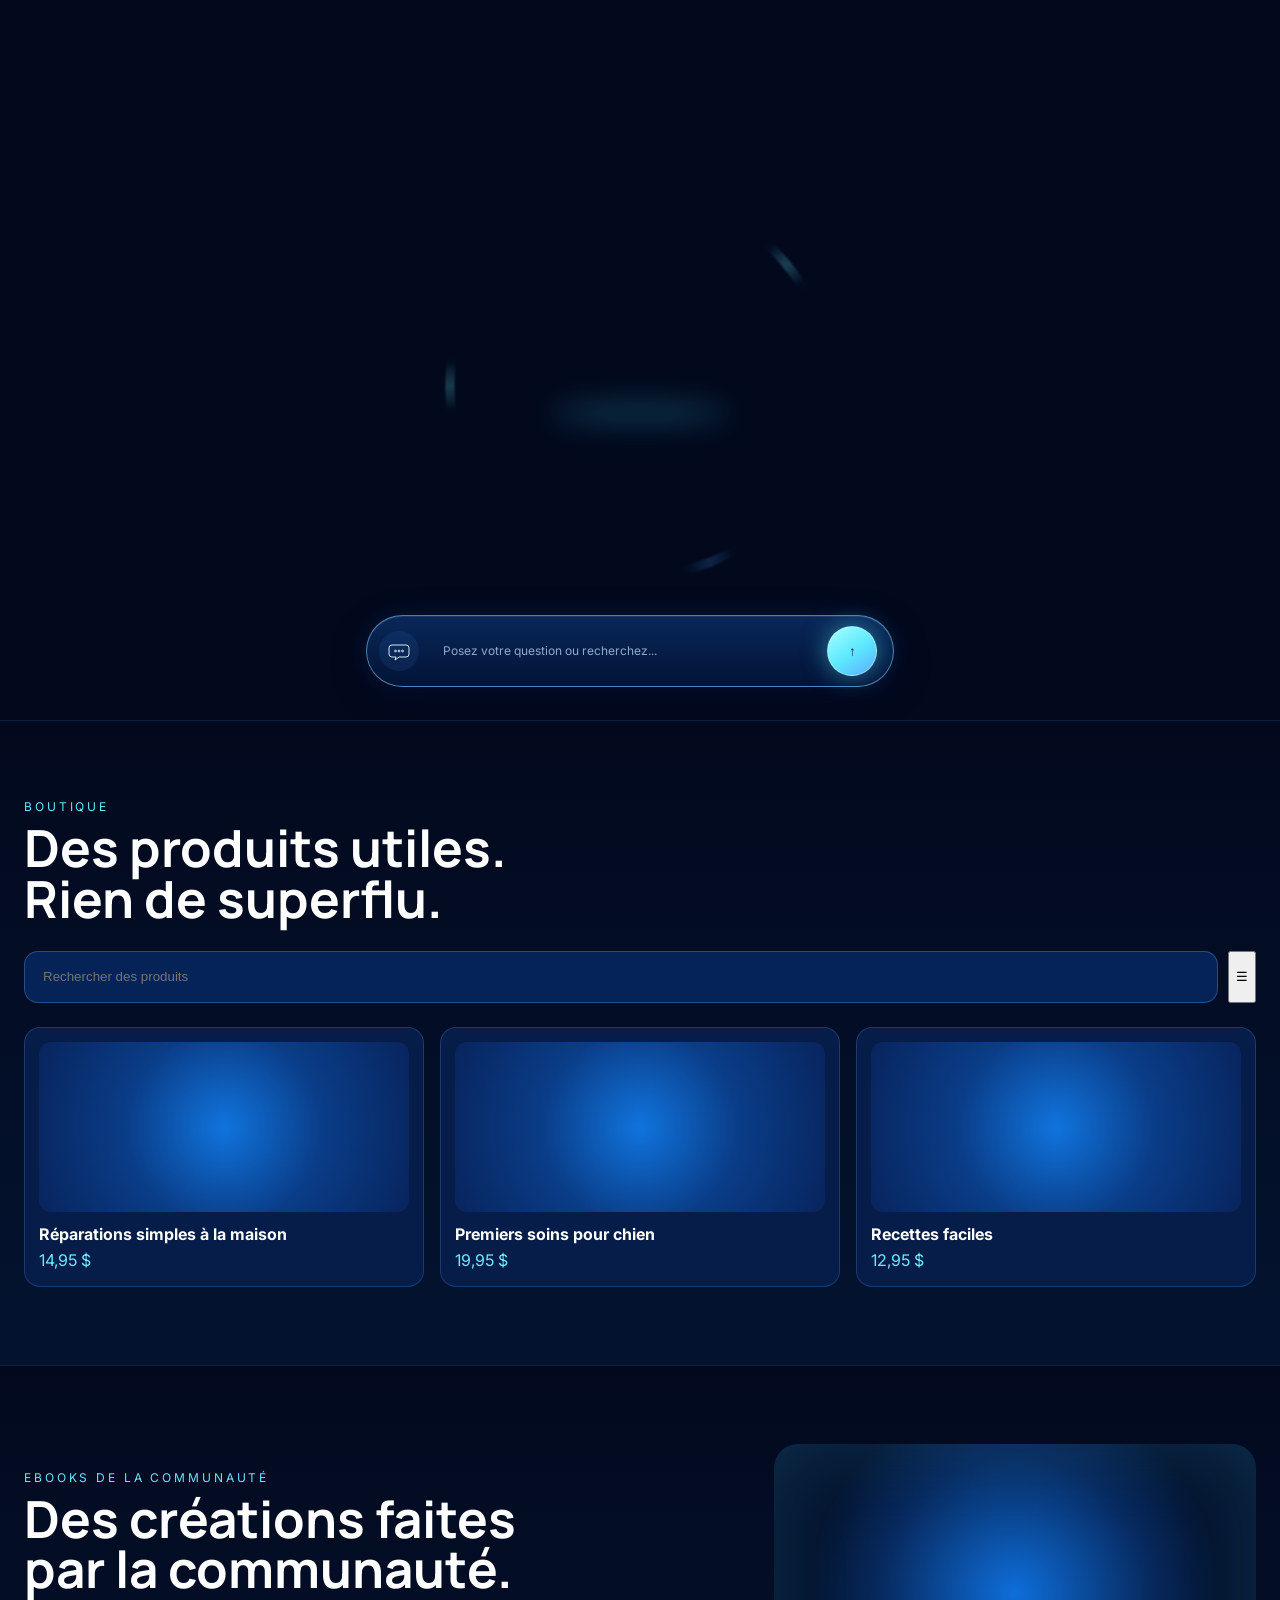
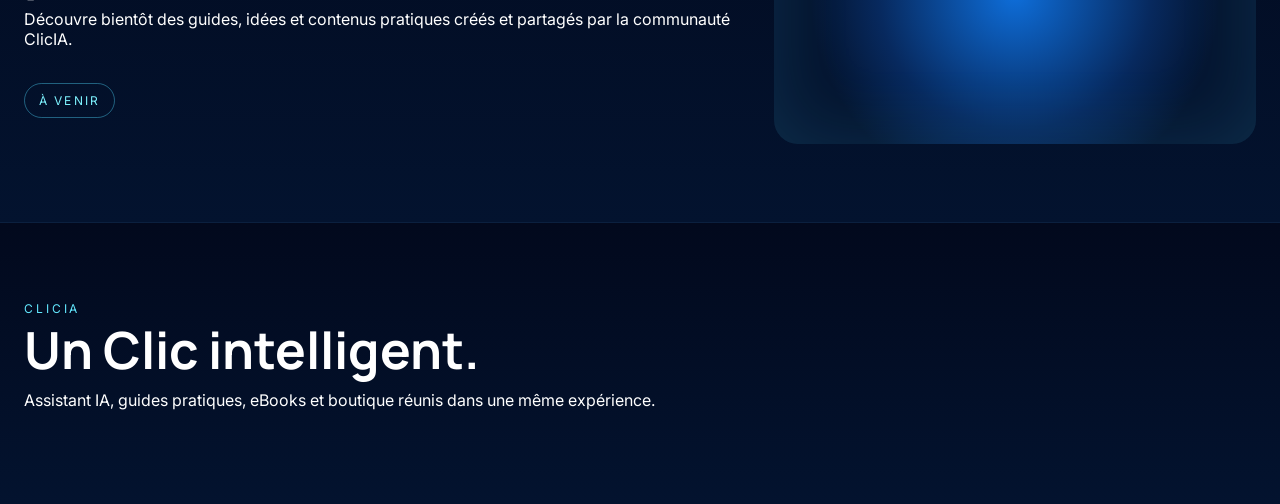
<file: index.html>
<!doctype html><html lang="fr"><head><meta charset="utf-8"><meta name="viewport" content="width=device-width,initial-scale=1,viewport-fit=cover"><meta name="theme-color" content="#02091d"><title>ClicIA — Un Clic intelligent</title><meta name="description" content="ClicIA — Assistant, boutique et communauté dans une expérience premium."><meta http-equiv="refresh" content="0; url=./preview-v2/?v=reference-4"><script>location.replace('./preview-v2/?v=reference-4'+location.hash)</script><style>html,body{margin:0;height:100%;background:#02091d;color:#eefcff;font-family:Inter,system-ui,sans-serif;display:grid;place-items:center}div{opacity:.75;letter-spacing:.08em}</style></head><body><div>CLICIA · Un Clic intelligent</div></body></html>
</file>
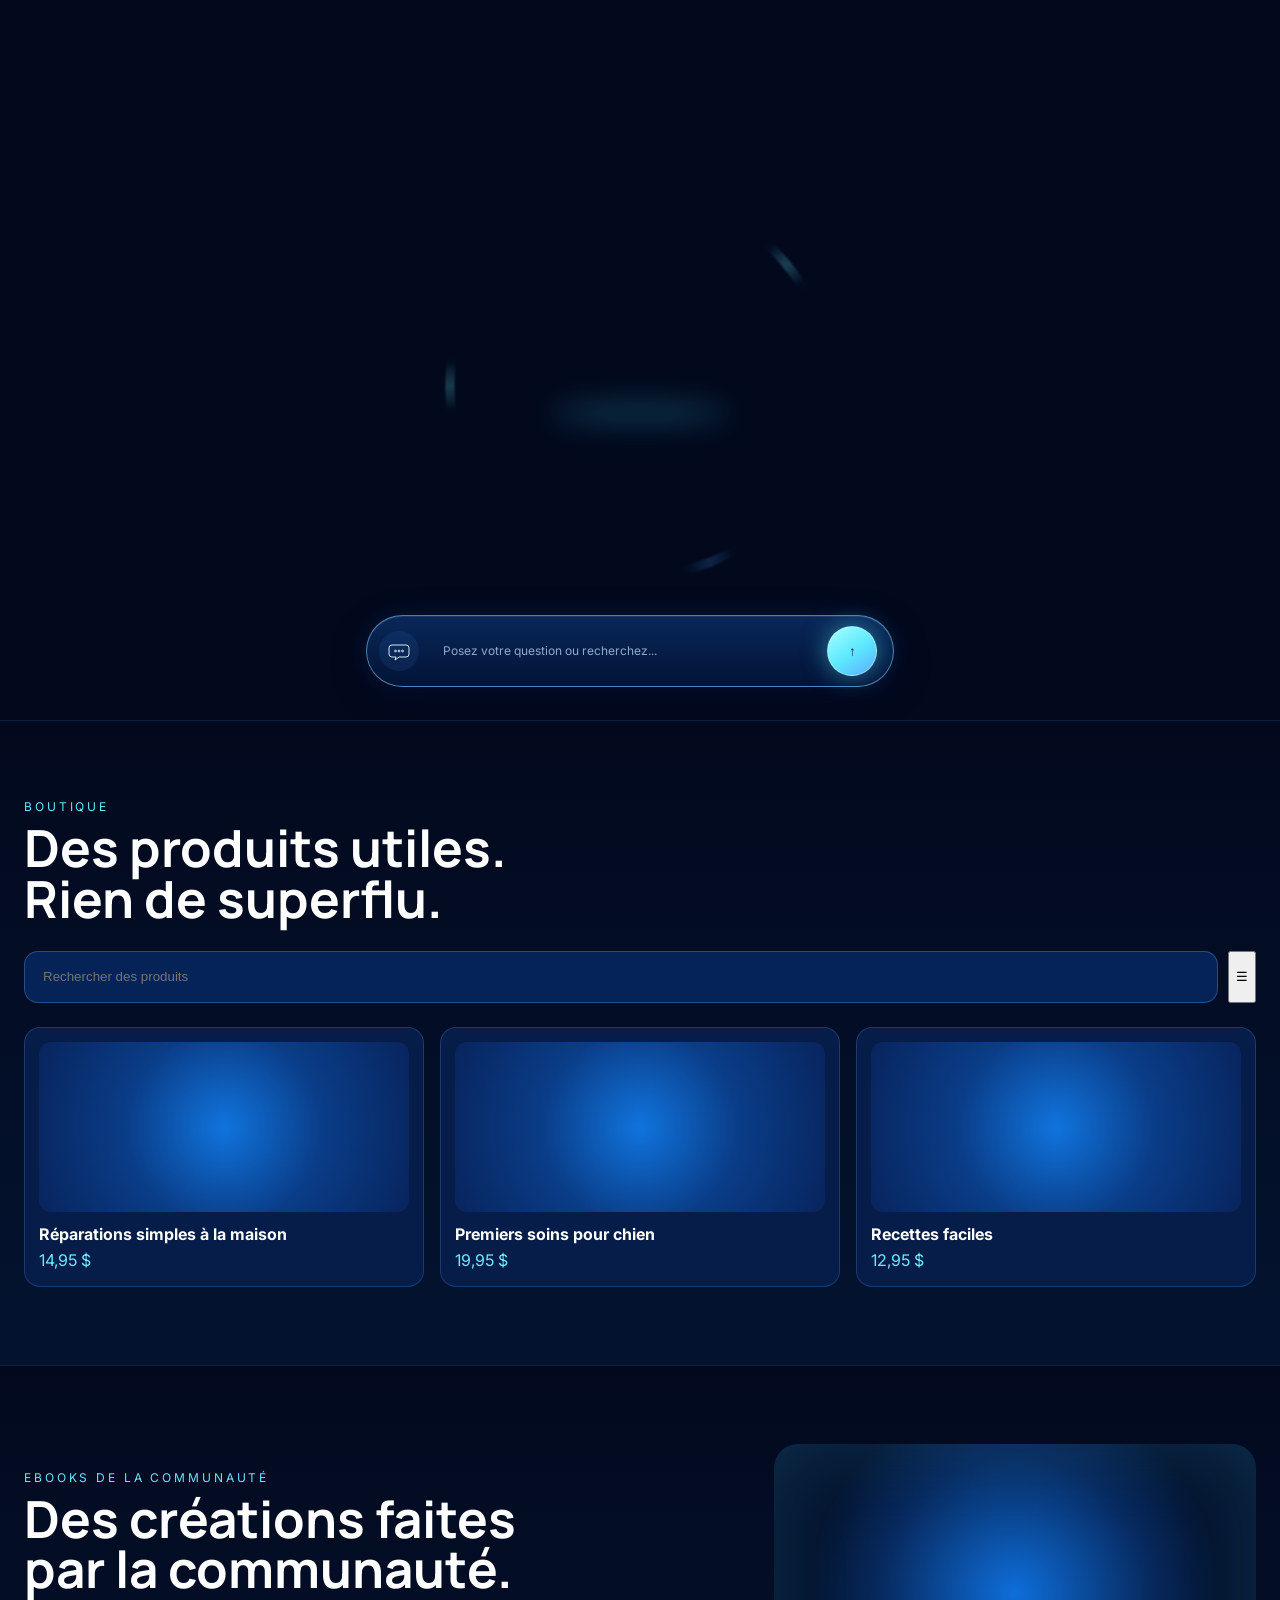
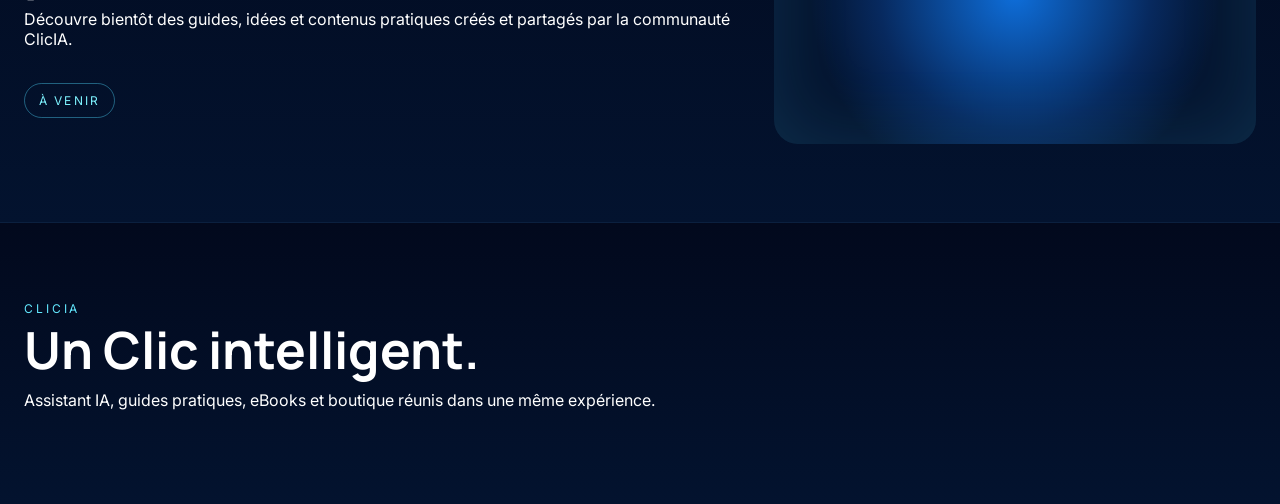
<file: preview-v2/index.html>
<!doctype html>
<html lang="fr">
<head>
  <meta charset="utf-8">
  <meta name="viewport" content="width=device-width,initial-scale=1,viewport-fit=cover">
  <meta name="theme-color" content="#02091d">
  <title>ClicIA — Un Clic intelligent</title>
  <meta name="description" content="ClicIA — Assistant, boutique et communauté dans une expérience premium.">
  <link rel="preconnect" href="https://fonts.googleapis.com">
  <link rel="preconnect" href="https://fonts.gstatic.com" crossorigin>
  <link href="https://fonts.googleapis.com/css2?family=Inter:wght@300;400;500;600;700&family=Manrope:wght@700;800&display=swap" rel="stylesheet">
  <link rel="stylesheet" href="./clicia-final-v2.css?v=20261016-4">
  <link rel="stylesheet" href="./clicia-reference-mode-v1.css?v=20261016-4">
  <link rel="stylesheet" href="./auth-v1.css?v=2">
</head>
<body>
  <main>
    <section class="clicia-hero" id="accueil">
      <svg class="cosmos-svg" viewBox="0 0 1600 930" preserveAspectRatio="none" aria-hidden="true">
        <defs>
          <radialGradient id="nebL" cx="50%" cy="50%" r="50%"><stop offset="0" stop-color="#7ff7ff" stop-opacity=".95"/><stop offset=".16" stop-color="#1ac9ff" stop-opacity=".65"/><stop offset=".48" stop-color="#185eff" stop-opacity=".24"/><stop offset="1" stop-color="#061331" stop-opacity="0"/></radialGradient>
          <radialGradient id="nebR" cx="50%" cy="50%" r="50%"><stop offset="0" stop-color="#8af8ff" stop-opacity=".95"/><stop offset=".17" stop-color="#22c8ff" stop-opacity=".65"/><stop offset=".48" stop-color="#2459ff" stop-opacity=".25"/><stop offset="1" stop-color="#061331" stop-opacity="0"/></radialGradient>
          <filter id="blur"><feGaussianBlur stdDeviation="26"/></filter><filter id="soft"><feGaussianBlur stdDeviation="8"/></filter>
          <linearGradient id="line" x1="0" x2="1"><stop offset="0" stop-color="#00dfff" stop-opacity="0"/><stop offset=".18" stop-color="#6df7ff" stop-opacity=".85"/><stop offset=".52" stop-color="#2c8dff" stop-opacity=".45"/><stop offset=".82" stop-color="#68f1ff" stop-opacity=".8"/><stop offset="1" stop-color="#00dfff" stop-opacity="0"/></linearGradient>
        </defs>
        <ellipse cx="145" cy="445" rx="410" ry="255" fill="url(#nebL)" filter="url(#blur)" opacity=".72"/><ellipse cx="1455" cy="445" rx="410" ry="255" fill="url(#nebR)" filter="url(#blur)" opacity=".72"/>
        <path d="M-90 690 C260 630 375 350 595 540 C720 650 910 650 1035 540 C1255 350 1370 630 1690 690" fill="none" stroke="url(#line)" stroke-width="2" filter="url(#soft)" opacity=".95"/>
      </svg>
      <div class="starfield" aria-hidden="true"></div><div class="nebula left" aria-hidden="true"></div><div class="nebula right" aria-hidden="true"></div><div class="light-arc arc-left" aria-hidden="true"></div><div class="light-arc arc-right" aria-hidden="true"></div><div class="reference-glow" aria-hidden="true"></div>

      <header class="site-header">
        <a class="brand" href="#accueil" aria-label="ClicIA"><strong>CLIC</strong><em>IA</em></a>
        <nav class="main-nav" aria-label="Navigation principale"><a class="active" href="#accueil">Accueil</a><a href="#hero-chat">Fonctionnalités</a><a href="#boutique">Boutique</a><a href="#communaute">Communauté</a><a href="#apropos">À propos</a></nav>
        <div class="header-actions">
          <button class="icon-btn" id="headerSearchBtn" type="button" aria-label="Rechercher"><svg viewBox="0 0 24 24"><circle cx="10.5" cy="10.5" r="6"/><path d="m15 15 5 5"/></svg></button>
          <button class="icon-btn" id="accountBtn" type="button" aria-label="Compte ClicIA"><svg viewBox="0 0 24 24"><circle cx="12" cy="8" r="4"/><path d="M5 21c.7-5 3-7 7-7s6.3 2 7 7"/></svg></button>
          <button class="icon-btn" id="menuBtnOfficial" type="button" aria-label="Menu"><svg viewBox="0 0 24 24"><path d="M4 6h16M4 12h16M4 18h16"/></svg></button>
        </div>
      </header>

      <div class="hero-title"><h1>CLICIA</h1><p>Un Clic intelligent</p></div>

      <div class="portal-wrap" id="stage"><div class="portal-glow"></div><div class="ring r2"></div><div class="ring r1"></div><div class="ring r3"></div><span class="orbit-dot dot1"></span><span class="orbit-dot dot2"></span><span class="orbit-dot dot3"></span><div class="mascot" id="tikoCharacter"><img src="./assets/clicia-mascot-exact.webp?v=4" alt="Clic, mascotte officielle de ClicIA" draggable="false"></div></div>

      <section class="chat-shell" id="hero-chat" aria-label="Conversation avec Clic IA">
        <div class="chat-topbar"><span>CLICIA<span id="chatPremiumPlus" hidden>+</span></span><span id="engineState"></span></div>
        <div class="hero-messages" id="messages" aria-live="polite"><div class="welcome msg assistant"><div class="content">Salut ! 👋<br>Moi c'est Clic, ton assistant IA.<br>Pose-moi tes questions!</div></div></div>
        <div class="quick-prompts" aria-hidden="true"><button type="button" data-prompt="Comment réparer une porte qui coince?">Porte qui coince</button><button type="button" data-prompt="Donne-moi une idée de recette facile.">Recette facile</button><button type="button" data-prompt="Quels guides pratiques me conseilles-tu?">Guides pratiques</button></div>
        <form id="chatForm" class="hero-composer"><span class="chat-icon"><svg viewBox="0 0 48 48"><path d="M10 12h28a6 6 0 0 1 6 6v12a6 6 0 0 1-6 6H24l-8 6 2-6h-8a6 6 0 0 1-6-6V18a6 6 0 0 1 6-6Z"/><circle cx="17" cy="24" r="1.8"/><circle cx="24" cy="24" r="1.8"/><circle cx="31" cy="24" r="1.8"/></svg></span><textarea id="chatInput" rows="1" maxlength="2000" placeholder="Posez votre question ou recherchez..." required></textarea><button id="sendBtn" type="submit" aria-label="Envoyer"><svg viewBox="0 0 24 24"><circle cx="10.5" cy="10.5" r="6"/><path d="m15 15 5 5"/></svg></button></form>
        <form id="heroAsk" class="hidden"><input id="heroInput" aria-label="Question rapide"></form>
      </section>

      <div class="feature-strip">
        <a class="feature-card" href="#hero-chat"><span class="feature-icon"><svg viewBox="0 0 48 48"><path d="M10 11h28a6 6 0 0 1 6 6v13a6 6 0 0 1-6 6H24l-9 6 2-6h-7a6 6 0 0 1-6-6V17a6 6 0 0 1 6-6Z"/></svg></span><span class="feature-copy"><b>Assistant</b><small>Obtenez des réponses claires<br>et des idées puissantes.</small></span><strong>›</strong></a>
        <a class="feature-card" href="#boutique"><span class="feature-icon"><svg viewBox="0 0 48 48"><path d="M13 17h22l3 25H10l3-25Z"/><path d="M18 18v-3a6 6 0 0 1 12 0v3"/></svg></span><span class="feature-copy"><b>Boutique</b><small>Découvrez nos collections<br>et outils exclusifs.</small></span><strong>›</strong></a>
        <a class="feature-card" href="#communaute"><span class="feature-icon"><svg viewBox="0 0 48 48"><circle cx="18" cy="18" r="6"/><circle cx="31" cy="19" r="5"/><path d="M7 39c1-8 5-12 12-12s11 4 12 12"/></svg></span><span class="feature-copy"><b>Communauté</b><small>Rejoignez la discussion<br>et partagez vos idées.</small></span><strong>›</strong></a>
      </div>
    </section>

    <section class="section" id="boutique"><div class="section-head"><div><div class="section-kicker">BOUTIQUE</div><h2>Des produits utiles.<br>Rien de superflu.</h2></div></div><div class="store-toolbar" id="storeToolbar"><input class="store-search" id="storeSearch" type="search" placeholder="Rechercher des produits" autocomplete="off"><button id="storeFilterBtn" type="button" aria-expanded="false" aria-controls="storeFilterPanel">☰</button><div id="storeFilterPanel" hidden><button data-store-category="all" class="store-filter-option active">Tous les produits</button><button data-store-category="maison" class="store-filter-option">Maison & bricolage</button><button data-store-category="animaux" class="store-filter-option">Animaux</button><button data-store-category="cuisine" class="store-filter-option">Cuisine & recettes</button><button data-store-category="technologie" class="store-filter-option">Technologie</button></div></div><div class="product-grid" id="productGrid"><article class="product-card" data-category="maison"><div class="product-art"></div><b>Réparations simples à la maison</b><span>14,95 $</span></article><article class="product-card" data-category="animaux"><div class="product-art"></div><b>Premiers soins pour chien</b><span>19,95 $</span></article><article class="product-card" data-category="cuisine"><div class="product-art"></div><b>Recettes faciles</b><span>12,95 $</span></article><div id="storeSearchEmpty" hidden>Aucun produit ne correspond à ta recherche.</div></div></section>
    <section class="section" id="communaute"><div class="community-grid"><div><div class="section-kicker">EBOOKS DE LA COMMUNAUTÉ</div><h2>Des créations faites<br>par la communauté.</h2><p>Découvre bientôt des guides, idées et contenus pratiques créés et partagés par la communauté ClicIA.</p><span class="coming">À VENIR</span></div><div class="community-art"></div></div></section>
    <section class="section" id="apropos"><div class="section-kicker">CLICIA</div><h2>Un Clic intelligent.</h2><p>Assistant IA, guides pratiques, eBooks et boutique réunis dans une même expérience.</p></section>
  </main>

  <div class="auth-modal auth-overlay" id="authModal" aria-hidden="true"><div class="auth-card"></div></div>
  <script src="./clicia-final-v2.js?v=20261016-4"></script>
  <script src="./auth-v1.js?v=9"></script>
  <script src="./app-v2.js?v=12"></script>
  <script src="./store-search-v1.js?v=3"></script>
  <script src="./ebook-catalog-v1.js?v=2"></script>
</body>
</html>
</file>
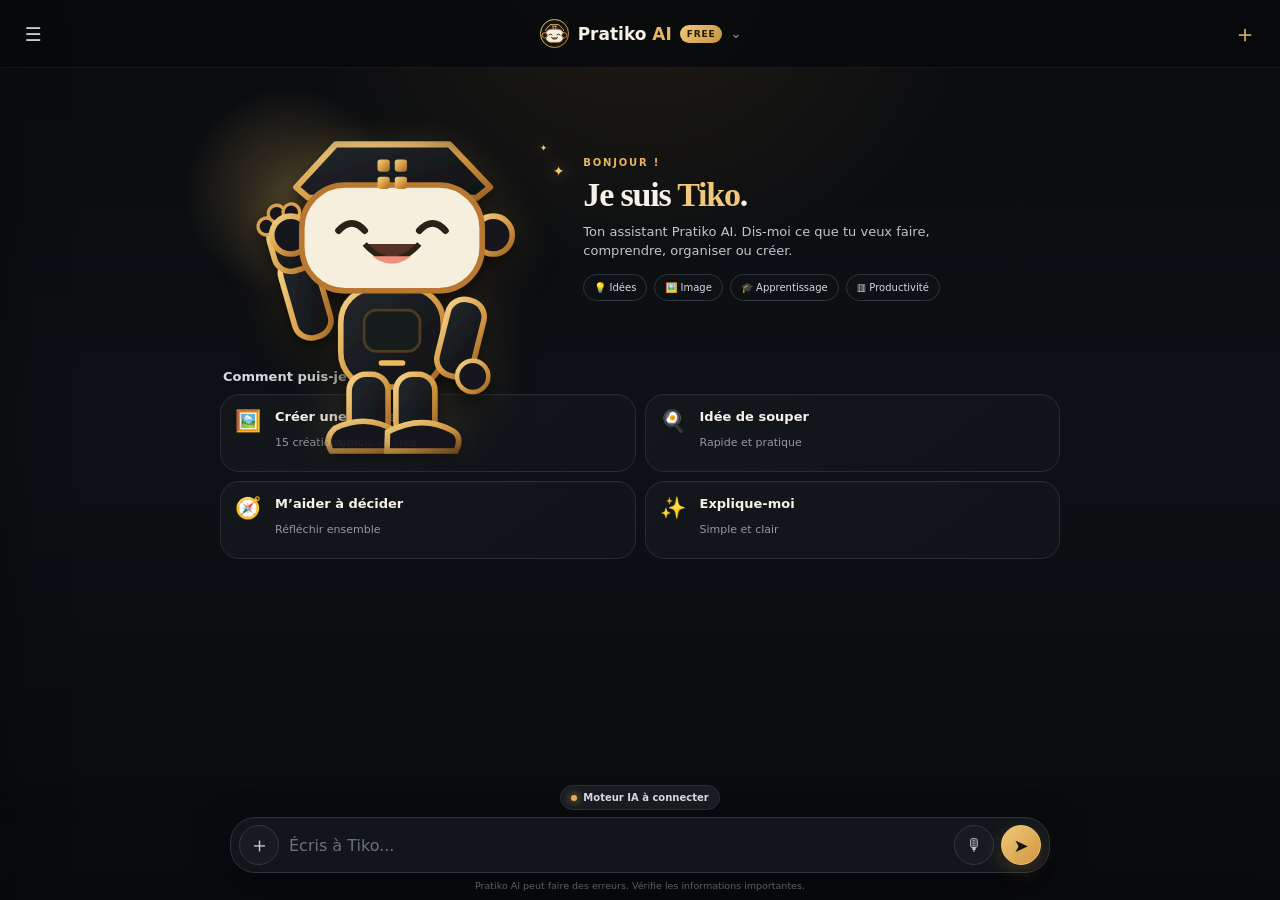
<file: android-app/app/src/main/assets/index.html>
<!doctype html><html lang="fr"><head><meta charset="utf-8"><meta name="viewport" content="width=device-width,initial-scale=1,viewport-fit=cover,user-scalable=no"><meta name="theme-color" content="#0b0d10"><title>Pratiko AI</title><link rel="stylesheet" href="app.css"><link rel="stylesheet" href="voice.css"><link rel="stylesheet" href="image.css"><link rel="stylesheet" href="streaming.css"><link rel="stylesheet" href="v45.css"></head><body><div id="app"><div id="scrim" class="scrim"></div><aside id="drawer" class="drawer"><div class="drawer-head"><img class="brand-avatar" src="tiko-avatar.svg" alt="Tiko"><div><strong>PRATIKO AI</strong><span>avec Tiko</span></div><button id="closeDrawer" class="icon-btn">×</button></div><button id="newChatDrawer" class="new-chat">＋ Nouvelle discussion</button><div class="drawer-section"><div class="drawer-label">CONVERSATIONS</div><div id="historyList" class="history-list"></div></div><div class="drawer-bottom"><div class="plan-card"><div class="plan-top"><span class="crown">♛</span><div><strong>Pratiko AI Plus</strong><small>Plus de puissance pour aller plus loin.</small></div></div><ul><li>Modèle plus puissant</li><li>Plus de créations d’images</li><li>Mémoire étendue</li><li>Photos et fichiers</li><li>Outils exclusifs</li></ul><div class="quota-pill"><strong id="imageQuota">15/15 images restantes ce mois-ci</strong></div><button id="plusPreview">Découvrir Plus ✦</button></div><button id="settingsBtn" class="drawer-row">⚙ Réglages</button></div></aside><main class="shell"><header class="topbar"><button id="menuBtn" class="icon-btn menu">☰</button><button id="modelBtn" class="brand-switch"><img src="tiko-avatar.svg" alt="Tiko"><span>Pratiko <em>AI</em></span><b id="planBadge">Free</b><span class="chev">⌄</span></button><button id="newChatTop" class="icon-btn new-top">＋</button></header><section id="chatArea" class="chat-area"><div id="emptyState" class="empty-state"><div class="welcome-card"><div class="mascot-stage"><div class="mascot-glow"></div><img id="tikoHero" class="tiko-hero" src="tiko-premium-general.svg" alt="Tiko"><span class="spark s1">✦</span><span class="spark s2">✦</span></div><div class="welcome-copy"><span class="eyebrow">BONJOUR !</span><h1>Je suis <span>Tiko</span>.</h1><p>Ton assistant Pratiko AI. Dis-moi ce que tu veux faire, comprendre, organiser ou créer.</p><div class="chips"><button data-prompt="Donne-moi trois idées utiles pour aujourd’hui.">💡 Idées</button><button data-prompt="Génère-moi une image d’une maison moderne haut de gamme.">🖼️ Image</button><button data-prompt="Explique-moi un concept simplement.">🎓 Apprentissage</button><button data-prompt="Aide-moi à organiser ma journée efficacement.">▥ Productivité</button></div></div></div><div class="starter-title">Comment puis-je t’aider?</div><div class="suggestions"><button data-prompt="Génère-moi une image photoréaliste d’une maison moderne au coucher du soleil."><span>🖼️</span><b>Créer une image</b><small>15 créations/mois en Free</small></button><button data-prompt="Donne-moi une idée de souper simple et vraiment bonne pour ce soir."><span>🍳</span><b>Idée de souper</b><small>Rapide et pratique</small></button><button data-prompt="Aide-moi à réfléchir à une décision importante. Pose-moi les bonnes questions."><span>🧭</span><b>M’aider à décider</b><small>Réfléchir ensemble</small></button><button data-prompt="Explique-moi quelque chose de complexe de façon très simple."><span>✨</span><b>Explique-moi</b><small>Simple et clair</small></button></div></div><div id="messages" class="messages"></div></section><div id="voicePanel" class="voice-panel"><div class="voice-orb"><img src="tiko-avatar.svg" alt="Tiko"></div><div class="voice-copy"><span id="voiceState">MODE VOCAL</span><b id="voiceTitle">Tiko écoute…</b><p id="voiceTranscript">Parle naturellement. Tiko te répondra à voix haute.</p></div><button id="voiceClose" class="voice-close">×</button></div><div class="composer-wrap"><div id="cloudNotice" class="cloud-notice"><span></span><b>Moteur IA à connecter</b></div><form id="composer" class="composer"><button type="button" id="attachBtn" class="round-btn">＋</button><textarea id="input" rows="1" placeholder="Écris à Tiko..."></textarea><button type="button" id="micBtn" class="round-btn mic">🎙</button><button type="submit" id="sendBtn" class="send-btn">➤</button></form><div class="disclaimer">Pratiko AI peut faire des erreurs. Vérifie les informations importantes.</div></div></main><div id="modelSheet" class="sheet"><div class="sheet-handle"></div><h3>Choisir ton expérience</h3><button class="model-option active"><div><b>Pratiko AI Free</b><span>Assistant du quotidien · 15 créations d’images/mois</span></div><span>✓</span></button><button class="model-option locked" id="plusOption"><div><b>Pratiko AI Plus</b><span>Plus de puissance · mémoire · fichiers · images</span></div><span>PLUS</span></button></div><div id="toast" class="toast"></div></div><script src="app.js"></script><script src="streaming.js"></script><script src="v45.js"></script><script src="tiko-premium-patch.js"></script></body></html>
</file>
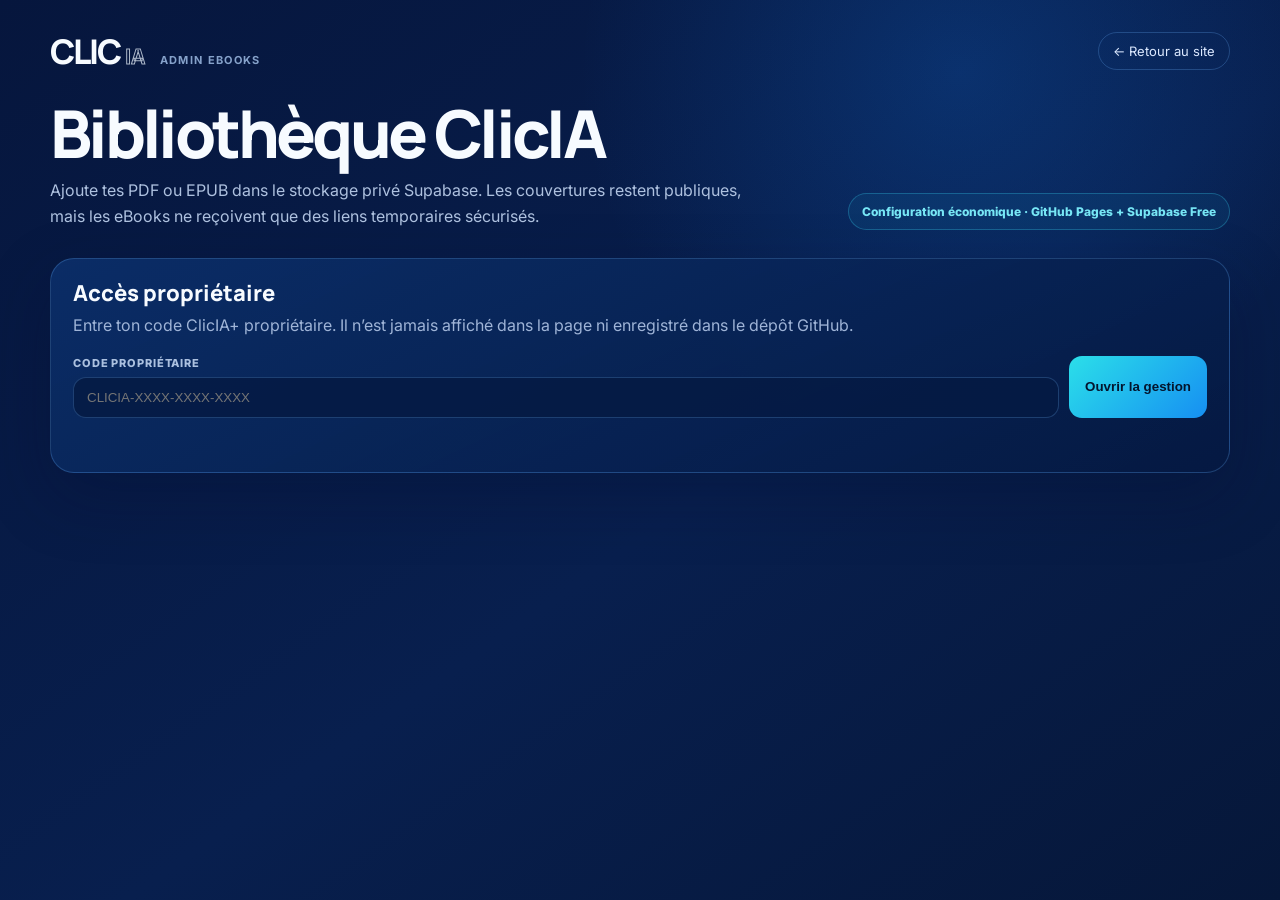
<file: preview-v2/admin-ebooks.html>
<!doctype html>
<html lang="fr">
<head>
  <meta charset="utf-8">
  <meta name="viewport" content="width=device-width,initial-scale=1">
  <meta name="theme-color" content="#081b46">
  <title>ClicIA — Gestion des eBooks</title>
  <link rel="preconnect" href="https://fonts.googleapis.com">
  <link rel="preconnect" href="https://fonts.gstatic.com" crossorigin>
  <link href="https://fonts.googleapis.com/css2?family=Inter:wght@400;500;600;700;800&family=Manrope:wght@700;800&display=swap" rel="stylesheet">
  <link rel="stylesheet" href="./admin-ebooks-v1.css?v=1">
</head>
<body>
  <main class="admin-shell">
    <div class="admin-top">
      <div class="admin-brand"><span class="clic">CLIC</span><span class="ia">IA</span><small>ADMIN EBOOKS</small></div>
      <a class="back-link" href="./">← Retour au site</a>
    </div>

    <section class="admin-hero">
      <div><h1>Bibliothèque ClicIA</h1><p>Ajoute tes PDF ou EPUB dans le stockage privé Supabase. Les couvertures restent publiques, mais les eBooks ne reçoivent que des liens temporaires sécurisés.</p></div>
      <div class="cost-chip">Configuration économique · GitHub Pages + Supabase Free</div>
    </section>

    <section class="panel" id="accessPanel">
      <h2>Accès propriétaire</h2>
      <p>Entre ton code ClicIA+ propriétaire. Il n’est jamais affiché dans la page ni enregistré dans le dépôt GitHub.</p>
      <div class="auth-row">
        <label class="field"><span>Code propriétaire</span><input id="adminCode" type="password" placeholder="CLICIA-XXXX-XXXX-XXXX" autocomplete="off"></label>
        <button class="primary" id="adminLogin" type="button">Ouvrir la gestion</button>
      </div>
      <div class="status" id="adminStatus"></div>
    </section>

    <div id="adminArea" class="locked">
      <div class="admin-grid">
        <section class="panel">
          <h2>Ajouter un eBook</h2>
          <p>Maximum 30 Mo pour le livre et 5 Mo pour la couverture. Ton Tome 1 premium entre dans cette limite.</p>
          <form class="upload-form" id="ebookForm">
            <div class="two">
              <label class="field"><span>Titre</span><input id="bookTitle" required maxlength="180" placeholder="Le guide des réparations maison"></label>
              <label class="field"><span>Sous-titre</span><input id="bookSubtitle" maxlength="240" placeholder="75 fiches illustrées pour débutants"></label>
            </div>
            <label class="field"><span>Description</span><textarea id="bookDescription" maxlength="5000" placeholder="Courte description de l’eBook"></textarea></label>
            <div class="two">
              <label class="field"><span>Catégorie</span><select id="bookCategory"><option value="maison">Maison & bricolage</option><option value="animaux">Animaux</option><option value="cuisine">Cuisine & recettes</option><option value="technologie">Technologie</option><option value="education">Éducation & formation</option><option value="business">Business & finances</option><option value="bienetre">Santé & bien-être</option><option value="creativite">Créativité & design</option></select></label>
              <label class="field"><span>Prix CAD</span><input id="bookPrice" type="number" min="0" step="0.01" value="14.95"></label>
            </div>
            <label class="file-zone field"><span>Fichier eBook · PDF ou EPUB</span><input id="bookFile" type="file" accept="application/pdf,application/epub+zip,.pdf,.epub" required></label>
            <label class="file-zone field"><span>Couverture · JPG, PNG ou WebP</span><input id="coverFile" type="file" accept="image/jpeg,image/png,image/webp,.jpg,.jpeg,.png,.webp"></label>
            <label class="checks"><input id="bookFeatured" type="checkbox" checked> Mettre ce produit en vedette</label>
            <button class="primary" id="uploadBtn" type="submit">Téléverser et publier</button>
            <div class="upload-progress" id="uploadProgress">Prêt.</div>
          </form>
        </section>

        <div>
          <section class="panel storage-card">
            <h2>Stockage eBooks</h2>
            <div class="storage-line"><span>Utilisé par les produits ClicIA</span><strong id="storageText">0 Mo / 1 Go gratuit</strong></div>
            <div class="storage-track"><div class="storage-fill" id="storageFill"></div></div>
            <div class="storage-note">Le calcul correspond aux fichiers enregistrés dans le catalogue ClicIA. Le quota gratuit Supabase actuel est de 1 Go pour Storage.</div>
          </section>
          <section class="panel">
            <h2>Produits</h2>
            <p>Publie, masque ou prévisualise tes eBooks. Les fichiers restent privés même lorsqu’un produit est publié.</p>
            <div class="product-list" id="productList"><div class="empty">Aucun produit pour le moment.</div></div>
          </section>
        </div>
      </div>
    </div>
  </main>
  <script type="module" src="./admin-ebooks-v1.js?v=1"></script>
</body>
</html>
</file>
<file: preview-v2/clicia-final-v2.css>
/* ClicIA — refonte finale inspirée de la maquette originale */
:root{--bg:#02091d;--deep:#03112f;--blue:#176dff;--cyan:#69f2ff;--ice:#f5fbff;--muted:#b8c8e3;--line:rgba(118,198,255,.40)}
*{box-sizing:border-box}html{scroll-behavior:smooth;background:var(--bg)}body{margin:0;background:var(--bg);color:#fff;font-family:Inter,system-ui,-apple-system,BlinkMacSystemFont,"Segoe UI",sans-serif;overflow-x:hidden}a{color:inherit}.hidden{display:none!important}

/* HERO */
.clicia-hero{position:relative;isolation:isolate;min-height:930px;height:min(100vh,930px);overflow:hidden;background:radial-gradient(circle at 50% 47%,rgba(15,92,255,.28),transparent 30%),linear-gradient(180deg,#020b28 0%,#061a42 52%,#02091d 100%)}
.cosmos-svg{position:absolute;inset:0;width:100%;height:100%;z-index:0;pointer-events:none}
.starfield{position:absolute;inset:0;z-index:1;pointer-events:none;background-image:radial-gradient(circle at 10% 16%,#fff 0 1px,transparent 1.5px),radial-gradient(circle at 23% 31%,#77dfff 0 1px,transparent 1.6px),radial-gradient(circle at 35% 14%,#fff 0 1px,transparent 1.5px),radial-gradient(circle at 47% 24%,#61dfff 0 1px,transparent 1.5px),radial-gradient(circle at 64% 12%,#fff 0 1px,transparent 1.5px),radial-gradient(circle at 75% 29%,#6ceeff 0 1px,transparent 1.6px),radial-gradient(circle at 88% 18%,#fff 0 1px,transparent 1.5px),radial-gradient(circle at 16% 63%,#53dfff 0 1px,transparent 1.6px),radial-gradient(circle at 82% 66%,#fff 0 1px,transparent 1.5px);background-size:250px 220px,320px 300px,370px 260px,430px 310px,500px 350px,290px 330px,460px 280px,350px 390px,520px 400px;opacity:.75;animation:starsDrift 18s linear infinite alternate}
@keyframes starsDrift{to{transform:translate3d(9px,-6px,0);opacity:.95}}

.site-header{position:absolute;top:16px;left:50%;transform:translateX(-50%);z-index:40;width:min(1270px,calc(100% - 34px));height:56px;padding:0 22px 0 28px;border:1px solid rgba(112,183,255,.34);border-radius:999px;background:linear-gradient(180deg,rgba(6,30,78,.79),rgba(3,18,50,.69));box-shadow:0 15px 55px rgba(0,8,35,.32),inset 0 1px 0 rgba(255,255,255,.06);backdrop-filter:blur(18px) saturate(140%);display:grid;grid-template-columns:205px 1fr 205px;align-items:center}
.brand{display:flex;align-items:baseline;text-decoration:none;letter-spacing:.07em;font-weight:300}.brand strong{font-size:25px;font-weight:300}.brand em{font-style:normal;font-size:16px;margin-left:2px;opacity:.95}.main-nav{display:flex;justify-content:center;align-items:center;gap:12px}.main-nav a{text-decoration:none;color:#aebfda;font-size:12px;font-weight:500;padding:10px 17px;border-radius:999px;transition:.22s}.main-nav a:hover{color:#fff;background:rgba(73,143,255,.10)}.main-nav a.active{color:#fff;background:linear-gradient(135deg,#1676ff,#1759df);box-shadow:0 7px 26px rgba(22,105,255,.34)}
.header-actions{display:flex;justify-content:flex-end;align-items:center;gap:8px}.icon-btn{width:36px;height:36px;border:0;border-radius:50%;background:transparent;color:#effbff;display:grid;place-items:center;cursor:pointer}.icon-btn:hover{background:rgba(90,166,255,.12)}.icon-btn svg{width:20px;height:20px;fill:none;stroke:currentColor;stroke-width:1.7;stroke-linecap:round;stroke-linejoin:round}

.hero-title{position:absolute;z-index:12;top:102px;left:50%;transform:translateX(-50%);width:min(760px,92vw);text-align:center}.hero-title h1{margin:0;font:300 clamp(64px,5.6vw,92px)/.94 Inter,sans-serif;letter-spacing:.087em;color:#f7fbff;text-shadow:0 0 40px rgba(96,196,255,.18)}.hero-title p{margin:10px 0 0;color:#b8cae5;font:400 clamp(14px,1.25vw,18px)/1.2 Inter,sans-serif;letter-spacing:.26em}

.portal-wrap{position:absolute;z-index:10;left:50%;top:226px;transform:translateX(-50%);width:470px;height:395px;display:grid;place-items:center;perspective:1000px}
.portal-glow{position:absolute;width:360px;height:360px;border-radius:50%;background:radial-gradient(circle,rgba(68,224,255,.22) 0 38%,rgba(27,111,255,.14) 49%,transparent 72%);filter:blur(11px);animation:breathe 4.5s ease-in-out infinite}
.ring{position:absolute;border-radius:50%;pointer-events:none}.ring.r1{width:390px;height:390px;border:2px solid rgba(112,236,255,.64);box-shadow:0 0 20px rgba(72,221,255,.46),0 0 50px rgba(43,125,255,.20),inset 0 0 48px rgba(46,179,255,.12);animation:spin 24s linear infinite}.ring.r1:before,.ring.r1:after{content:"";position:absolute;border-radius:50%;inset:19px;border:1px solid rgba(116,192,255,.35);border-top-color:#8af8ff;border-right-color:#5b8dff}.ring.r1:after{inset:42px;border-style:dashed;opacity:.72;animation:spin 16s linear infinite reverse}.ring.r2{width:430px;height:430px;background:conic-gradient(from 10deg,transparent 0 13%,rgba(91,240,255,.95) 14% 15%,transparent 17% 43%,rgba(73,135,255,.58) 45% 46%,transparent 48% 74%,rgba(100,239,255,.68) 76% 77%,transparent 79%);mask:radial-gradient(circle,transparent 62%,#000 63% 65%,transparent 66%);-webkit-mask:radial-gradient(circle,transparent 62%,#000 63% 65%,transparent 66%);animation:spin 31s linear infinite}.ring.r3{width:455px;height:160px;border:1px solid rgba(102,220,255,.35);border-radius:50%;top:218px;box-shadow:0 -2px 16px rgba(66,208,255,.25);transform:rotateX(69deg)}
.orbit-dot{position:absolute;width:24px;height:24px;border-radius:50%;background:radial-gradient(circle at 35% 30%,#fff,#9af7ff 22%,#4cbaff 52%,rgba(27,87,255,.25) 72%);box-shadow:0 0 22px rgba(91,235,255,.9)}.dot1{left:37px;top:225px}.dot2{right:28px;top:132px}.dot3{right:58px;bottom:92px;width:12px;height:12px}
@keyframes spin{to{transform:rotate(360deg)}}@keyframes breathe{50%{transform:scale(1.08);opacity:.7}}

.mascot{position:relative;z-index:5;width:295px;height:295px;display:grid;place-items:center;transform-style:preserve-3d;animation:float 5.1s ease-in-out infinite;filter:drop-shadow(0 0 16px rgba(82,236,255,.64)) drop-shadow(0 0 38px rgba(30,111,255,.36))}.mascot img{width:100%;height:100%;object-fit:contain;display:block;user-select:none;-webkit-user-drag:none}.mascot::after{content:"";position:absolute;bottom:20px;left:50%;transform:translateX(-50%);width:180px;height:22px;border-radius:50%;background:rgba(62,213,255,.36);filter:blur(10px);z-index:-1}@keyframes float{0%,100%{transform:translate3d(0,3px,0)}50%{transform:translate3d(0,-10px,0) scale(1.02)}}

.light-arc{position:absolute;z-index:2;pointer-events:none;border-radius:50%;border-top:2px solid rgba(78,228,255,.78);filter:drop-shadow(0 0 8px rgba(76,221,255,.86));opacity:.9}.arc-left{width:860px;height:510px;left:-195px;top:275px;transform:rotate(12deg)}.arc-right{width:860px;height:510px;right:-195px;top:275px;transform:rotate(-12deg)}
.nebula{position:absolute;z-index:1;pointer-events:none;width:760px;height:520px;top:160px;filter:blur(18px) saturate(150%);opacity:.9;mix-blend-mode:screen}.nebula.left{left:-250px;background:radial-gradient(ellipse at 65% 48%,rgba(89,248,255,.95) 0 1%,rgba(18,146,255,.54) 10%,rgba(55,41,255,.24) 22%,transparent 49%),radial-gradient(ellipse at 51% 38%,rgba(61,219,255,.52),transparent 35%)}.nebula.right{right:-250px;background:radial-gradient(ellipse at 35% 48%,rgba(89,248,255,.95) 0 1%,rgba(18,146,255,.54) 10%,rgba(55,41,255,.24) 22%,transparent 49%),radial-gradient(ellipse at 49% 38%,rgba(61,219,255,.52),transparent 35%)}

.chat-shell{position:absolute;z-index:20;left:50%;top:620px;transform:translateX(-50%);width:min(690px,calc(100% - 40px))}.hero-composer{height:70px;display:grid;grid-template-columns:58px 1fr 58px;align-items:center;padding:6px 8px 6px 12px;border:1px solid rgba(130,205,255,.55);border-radius:999px;background:linear-gradient(180deg,rgba(7,36,84,.90),rgba(3,18,51,.90));box-shadow:0 18px 54px rgba(0,8,36,.40),inset 0 1px 0 rgba(255,255,255,.07),0 0 34px rgba(40,140,255,.12);backdrop-filter:blur(18px)}.chat-icon{width:40px;height:40px;display:grid;place-items:center;border-radius:50%;background:rgba(96,159,255,.08);color:#e6fbff}.chat-icon svg{width:24px;height:24px;fill:none;stroke:currentColor;stroke-width:1.8}.hero-composer textarea{height:48px;max-height:48px;resize:none;border:0;outline:0;background:transparent;color:#f7fbff;padding:14px 8px;font:400 15px/20px Inter,sans-serif;overflow:hidden}.hero-composer textarea::placeholder{color:#93a9cb}.hero-composer button{width:50px;height:50px;border-radius:50%;border:1px solid rgba(255,255,255,.38);background:linear-gradient(145deg,#a1fbff,#5ee5ff 54%,#57a9ff);color:#06265b;display:grid;place-items:center;cursor:pointer;box-shadow:0 0 26px rgba(88,229,255,.44);transition:.2s}.hero-composer button:hover{transform:scale(1.06)}.hero-composer button svg{width:23px;height:23px;fill:none;stroke:currentColor;stroke-width:2}
.hero-messages,.quick-prompts,.chat-topbar{display:none}.chat-shell.chat-open{top:500px;width:min(760px,calc(100% - 30px));padding:16px;border:1px solid rgba(114,190,255,.34);border-radius:26px;background:rgba(3,17,49,.95);backdrop-filter:blur(22px);box-shadow:0 30px 90px rgba(0,8,38,.58)}.chat-shell.chat-open .hero-messages{display:block;height:205px;overflow:auto;padding:4px 6px 12px}.chat-shell.chat-open .chat-topbar{display:flex}.chat-shell.chat-open .hero-composer{height:62px}.msg,.demo-answer{margin:8px 0;color:#dcecff;font-size:14px}.msg .content,.demo-answer-body{padding:12px 14px;border-radius:16px;background:rgba(36,87,164,.18);border:1px solid rgba(91,169,255,.14)}

.feature-strip{position:absolute;z-index:18;left:50%;top:715px;transform:translateX(-50%);width:min(1240px,calc(100% - 56px));display:grid;grid-template-columns:repeat(3,1fr);gap:14px}.feature-card{min-height:128px;display:grid;grid-template-columns:92px 1fr 26px;align-items:center;padding:18px 24px;text-decoration:none;border-radius:18px;border:1px solid rgba(95,179,255,.46);background:linear-gradient(135deg,rgba(6,28,72,.90),rgba(8,35,87,.75));box-shadow:0 18px 50px rgba(0,8,35,.27),inset 0 1px 0 rgba(255,255,255,.04);transition:.25s}.feature-card:nth-child(2){border-color:rgba(58,149,255,.72);background:linear-gradient(135deg,rgba(7,37,93,.95),rgba(14,55,134,.74))}.feature-card:nth-child(3){border-color:rgba(62,227,255,.60);background:linear-gradient(135deg,rgba(5,37,79,.93),rgba(4,67,100,.74))}.feature-card:hover{transform:translateY(-4px);box-shadow:0 24px 60px rgba(0,8,35,.36),0 0 28px rgba(38,139,255,.11)}.feature-icon{width:78px;height:78px;border-radius:14px;display:grid;place-items:center;background:linear-gradient(145deg,rgba(62,154,255,.37),rgba(18,84,209,.29));border:1px solid rgba(120,205,255,.42);box-shadow:inset 0 0 30px rgba(71,167,255,.17),0 0 24px rgba(47,123,255,.14);color:#7ef3ff}.feature-card:nth-child(3) .feature-icon{background:linear-gradient(145deg,rgba(74,233,255,.43),rgba(25,115,170,.31));box-shadow:inset 0 0 30px rgba(97,239,255,.21),0 0 28px rgba(56,216,255,.17)}.feature-icon svg{width:42px;height:42px;fill:none;stroke:currentColor;stroke-width:1.8}.feature-copy b{display:block;color:#fff;font-size:19px;line-height:1.1}.feature-copy small{display:block;color:#b7c9e5;font-size:13px;line-height:1.45;margin-top:8px}.feature-card>strong{font-size:30px;font-weight:300;color:#e9fbff}

/* LOWER SECTIONS */
.section{padding:78px max(24px,calc((100vw - 1240px)/2));background:linear-gradient(180deg,#02091d,#03132f);border-top:1px solid rgba(106,171,255,.08)}.section-head{display:flex;align-items:flex-end;justify-content:space-between;gap:24px;margin-bottom:28px}.section-kicker{font-size:12px;letter-spacing:.24em;color:#63e9ff}.section h2{margin:8px 0 0;font:700 clamp(34px,4vw,58px)/.98 Manrope,Inter,sans-serif}.store-toolbar{display:flex;gap:10px;margin:24px 0}.store-search{flex:1;height:52px;border:1px solid rgba(99,175,255,.30);border-radius:14px;background:#062357;color:white;padding:0 18px}.product-grid{display:grid;grid-template-columns:repeat(3,1fr);gap:16px}.product-card{min-height:260px;border:1px solid rgba(87,165,255,.22);border-radius:16px;background:#051d48;padding:14px}.product-art{height:170px;border-radius:12px;background:radial-gradient(circle at 50% 50%,#1074dd,#0a3d88 48%,#08245d)}.product-card b{display:block;margin-top:12px}.product-card span{display:block;color:#6ee9ff;margin-top:6px}.community-grid{display:grid;grid-template-columns:1.2fr .8fr;gap:28px;align-items:center}.coming{display:inline-flex;margin-top:18px;border:1px solid rgba(79,217,255,.4);border-radius:999px;padding:9px 14px;color:#7ef3ff;font-size:12px;letter-spacing:.18em}.community-art{height:300px;border-radius:24px;background:radial-gradient(circle,#0e6eda,#07295e 48%,#04142f 72%);box-shadow:inset 0 0 80px rgba(75,214,255,.14)}
.auth-overlay{position:fixed;inset:0;background:rgba(0,5,20,.75);display:none;place-items:center;z-index:100}.auth-overlay.open{display:grid}.auth-card{width:min(420px,calc(100% - 30px));padding:24px;border:1px solid rgba(102,190,255,.32);border-radius:22px;background:#06183f}.auth-card input{width:100%;height:48px;border-radius:12px;border:1px solid rgba(100,170,255,.3);background:#03122f;color:#fff;padding:0 14px}.auth-card button{margin-top:12px;height:46px;border:0;border-radius:12px;background:#176dff;color:white;padding:0 18px}

@media(max-width:900px){.clicia-hero{height:auto;min-height:1080px}.site-header{grid-template-columns:1fr auto}.main-nav{position:absolute;top:65px;left:0;right:0;display:none;flex-direction:column;padding:12px;border:1px solid rgba(110,190,255,.24);border-radius:18px;background:rgba(3,17,48,.96)}.main-nav.open{display:flex}.brand strong{font-size:21px}.brand em{font-size:14px}.hero-title{top:98px}.portal-wrap{top:225px;width:390px;height:370px}.ring.r1{width:330px;height:330px}.ring.r2{width:366px;height:366px}.ring.r3{width:365px;top:204px}.portal-glow{width:300px;height:300px}.mascot{width:260px;height:260px}.chat-shell{top:590px}.feature-strip{top:690px;grid-template-columns:1fr;width:min(650px,calc(100% - 28px));gap:10px}.feature-card{min-height:94px;grid-template-columns:64px 1fr 20px;padding:13px 16px}.feature-icon{width:58px;height:58px}.feature-icon svg{width:32px;height:32px}.feature-copy b{font-size:17px}.feature-copy small{font-size:12px;margin-top:4px}.product-grid{grid-template-columns:1fr}.community-grid{grid-template-columns:1fr}.light-arc,.nebula{opacity:.55}}
@media(max-width:600px){.site-header{top:9px;width:calc(100% - 18px);height:52px;padding:0 12px 0 18px}.hero-title{top:90px}.hero-title h1{font-size:50px}.hero-title p{font-size:12px;letter-spacing:.19em}.portal-wrap{top:205px;width:335px;height:335px}.ring.r1{width:292px;height:292px}.ring.r2{width:324px;height:324px}.ring.r3{width:310px;height:120px;top:194px}.portal-glow{width:270px;height:270px}.mascot{width:230px;height:230px}.chat-shell{top:536px;width:calc(100% - 20px)}.hero-composer{height:62px;grid-template-columns:50px 1fr 52px}.hero-composer button{width:44px;height:44px}.feature-strip{top:620px}.section{padding:58px 18px}.section-head{align-items:flex-start;flex-direction:column}.header-actions .icon-btn:nth-child(2){display:none}}
@media(prefers-reduced-motion:reduce){*,*:before,*:after{animation-duration:.001ms!important;animation-iteration-count:1!important;scroll-behavior:auto!important}}
</file>
<file: preview-v2/clicia-reference-mode-v1.css>
/* ClicIA — mode de référence visuelle desktop. La maquette approuvée devient la base du hero. */
@media (min-width: 901px){
  .clicia-hero{
    position:relative!important;
    width:100%!important;
    min-height:0!important;
    height:auto!important;
    aspect-ratio:1672/941!important;
    overflow:hidden!important;
    background:#02091d url('./assets/clicia-hero-reference.webp?v=1') center top/100% 100% no-repeat!important;
  }

  /* La référence contient déjà le décor, le titre, la navigation, le portail,
     la mascotte et les cartes. On conserve les vrais contrôles comme zones interactives. */
  .cosmos-svg,.starfield,.nebula,.light-arc,.hero-title,.portal-wrap{display:none!important}
  .clicia-hero::before{content:none!important}
  .clicia-hero::after{
    content:""!important;
    position:absolute!important;
    z-index:6!important;
    left:33.05%!important;
    top:23.4%!important;
    width:33.9%!important;
    aspect-ratio:1!important;
    border-radius:50%!important;
    pointer-events:none!important;
    background:conic-gradient(from 0deg,transparent 0 12%,rgba(109,246,255,.25) 14%,transparent 16% 42%,rgba(71,137,255,.20) 44%,transparent 46% 73%,rgba(115,245,255,.23) 75%,transparent 77%)!important;
    -webkit-mask:radial-gradient(circle,transparent 60%,#000 61% 63%,transparent 64%)!important;
    mask:radial-gradient(circle,transparent 60%,#000 61% 63%,transparent 64%)!important;
    filter:drop-shadow(0 0 10px rgba(78,220,255,.45))!important;
    animation:referenceOrbit 26s linear infinite!important;
    opacity:.75!important;
  }
  @keyframes referenceOrbit{to{transform:rotate(360deg)}}

  .site-header{
    position:absolute!important;
    z-index:50!important;
    top:1.7%!important;
    left:11.35%!important;
    transform:none!important;
    width:76.3%!important;
    height:5.9%!important;
    min-height:42px!important;
    padding:0!important;
    border:0!important;
    background:transparent!important;
    box-shadow:none!important;
    backdrop-filter:none!important;
    opacity:0!important;
    grid-template-columns:24% 52% 24%!important;
  }
  .site-header *{pointer-events:auto!important}

  .chat-shell{
    position:absolute!important;
    z-index:30!important;
    left:28.58%!important;
    top:65.55%!important;
    transform:none!important;
    width:41.3%!important;
    min-width:0!important;
  }
  .hero-composer{
    height:7.65vw!important;
    max-height:72px!important;
    min-height:58px!important;
    grid-template-columns:56px 1fr 58px!important;
    padding:6px 8px 6px 12px!important;
    border:1px solid rgba(126,204,255,.58)!important;
    border-radius:999px!important;
    background:linear-gradient(180deg,rgba(9,41,91,.96),rgba(3,20,55,.96))!important;
    box-shadow:0 10px 35px rgba(0,6,34,.48),inset 0 1px 0 rgba(255,255,255,.08),0 0 25px rgba(50,151,255,.12)!important;
    backdrop-filter:blur(18px)!important;
  }
  .chat-icon{width:40px!important;height:40px!important;background:rgba(73,137,229,.10)!important}
  .hero-composer textarea{font-size:clamp(12px,.9vw,15px)!important;color:#eff8ff!important;padding:14px 8px!important}
  .hero-composer textarea::placeholder{color:#8fa9ce!important;opacity:1!important}
  .hero-composer button{width:50px!important;height:50px!important;background:linear-gradient(145deg,#a6ffff,#5de9ff 52%,#5aabff)!important;box-shadow:0 0 25px rgba(83,229,255,.50)!important}
  .hero-messages,.quick-prompts,.chat-topbar{display:none!important}

  .feature-strip{
    position:absolute!important;
    z-index:31!important;
    left:12.48%!important;
    top:75.75%!important;
    transform:none!important;
    width:74.0%!important;
    height:13.7%!important;
    display:grid!important;
    grid-template-columns:repeat(3,1fr)!important;
    gap:1.2%!important;
    opacity:0!important;
  }
  .feature-card{height:100%!important;min-height:0!important;pointer-events:auto!important}

  /* Au premier message, la vraie interface de conversation reprend le dessus. */
  .chat-shell.chat-open{
    left:50%!important;
    top:52%!important;
    transform:translate(-50%,-50%)!important;
    width:min(760px,calc(100% - 40px))!important;
    padding:16px!important;
    border:1px solid rgba(114,190,255,.38)!important;
    border-radius:26px!important;
    background:rgba(3,17,49,.97)!important;
    backdrop-filter:blur(24px)!important;
    box-shadow:0 30px 100px rgba(0,5,35,.70),0 0 55px rgba(34,121,255,.18)!important;
  }
  .chat-shell.chat-open .hero-messages{display:block!important;height:230px!important;overflow:auto!important}
  .chat-shell.chat-open .chat-topbar{display:flex!important}
  .chat-shell.chat-open .hero-composer{height:62px!important;max-height:none!important}

  /* La zone centrale reste vivante sans altérer la maquette approuvée. */
  .clicia-hero .reference-glow{
    position:absolute;z-index:5;left:43.1%;top:55.8%;width:13.8%;height:3.0%;border-radius:50%;
    pointer-events:none;background:rgba(67,219,255,.20);filter:blur(14px);animation:referenceGlow 3.4s ease-in-out infinite;
  }
  @keyframes referenceGlow{50%{transform:scaleX(1.22);opacity:.62}}
}
</file>
<file: preview-v2/auth-v1.css>
.account-btn{appearance:none;cursor:pointer;background:rgba(255,255,255,.02);color:#f7fbff}
.account-btn.logged-in{border-color:rgba(46,224,217,.50);background:rgba(32,205,213,.07)}
.usage-pill{display:inline-flex;align-items:center;justify-content:center;min-height:30px;padding:0 10px;border-radius:999px;border:1px solid rgba(118,184,255,.26);background:rgba(7,38,92,.44);font-size:11px;font-weight:700;color:#cfe3ff;white-space:nowrap}
.auth-gate{display:flex;align-items:center;justify-content:space-between;gap:12px;margin:5px 2px 10px;padding:12px 13px;border:1px solid rgba(87,183,255,.30);border-radius:15px;background:linear-gradient(135deg,rgba(13,55,122,.72),rgba(8,34,85,.72))}
.auth-gate.hidden{display:none}.auth-gate-text{min-width:0}.auth-gate strong{display:block;font-size:12px;color:#fff}.auth-gate span{display:block;margin-top:4px;font-size:10px;color:#a9bfe5}.auth-gate button{flex:0 0 auto;border:0;border-radius:999px;padding:9px 12px;background:linear-gradient(135deg,#2ee2ec,#1999f2);color:#031b35;font-size:11px;font-weight:800;cursor:pointer}
.hero-composer.locked{opacity:.55}.hero-composer.locked textarea,.hero-composer.locked button{cursor:not-allowed}
.auth-modal{position:fixed;inset:0;z-index:5000;display:none;align-items:center;justify-content:center;padding:24px;background:rgba(1,10,31,.68);backdrop-filter:blur(14px)}
.auth-modal.open{display:flex}.auth-card{position:relative;width:min(440px,100%);padding:28px;border-radius:28px;border:1px solid rgba(99,184,255,.45);background:linear-gradient(155deg,rgba(14,54,122,.97),rgba(5,25,67,.99));box-shadow:0 30px 90px rgba(0,11,48,.56),inset 0 0 0 1px rgba(255,255,255,.025)}
.auth-close{position:absolute;right:16px;top:16px;width:36px;height:36px;border:1px solid rgba(255,255,255,.12);border-radius:50%;background:rgba(255,255,255,.03);color:#fff;font-size:20px;cursor:pointer}.auth-brand{display:flex;align-items:center;gap:10px;margin-bottom:20px}.auth-brand-bulb{width:34px;height:44px}.auth-brand-bulb svg{width:100%;height:100%}.auth-brand strong{font:800 25px/1 Manrope,Inter,sans-serif;letter-spacing:-.05em}.auth-brand em{font-style:normal;color:#9eb3d9;font-size:12px;margin-left:auto}
.auth-title{margin:0 0 6px;font:800 28px/1.05 Manrope,Inter,sans-serif}.auth-subtitle{margin:0 0 20px;color:#b7c7e5;font-size:13px;line-height:1.5}.auth-tabs{display:grid;grid-template-columns:1fr 1fr;gap:6px;padding:5px;margin-bottom:18px;border-radius:14px;background:rgba(2,20,57,.48)}.auth-tabs button{border:0;border-radius:10px;padding:10px 12px;background:transparent;color:#aebfdd;font-size:12px;font-weight:800;cursor:pointer}.auth-tabs button.active{background:linear-gradient(135deg,rgba(39,215,243,.22),rgba(29,155,244,.24));color:#fff;box-shadow:inset 0 0 0 1px rgba(78,204,255,.24)}
.auth-field{display:block;margin-bottom:13px}.auth-field span{display:block;margin:0 0 7px;color:#d7e4f9;font-size:11px;font-weight:700}.auth-field input{width:100%;height:48px;border:1px solid rgba(123,180,255,.24);border-radius:13px;outline:none;background:rgba(3,23,62,.68);color:#fff;padding:0 14px}.auth-field input:focus{border-color:rgba(47,217,242,.65);box-shadow:0 0 0 3px rgba(39,215,243,.07)}.auth-field input::placeholder{color:#6f88b5}.auth-name-wrap.hidden{display:none}
.auth-submit{width:100%;height:50px;border:0;border-radius:14px;background:linear-gradient(135deg,#2ee2ec,#188ff2);color:#03182f;font-weight:900;cursor:pointer;box-shadow:0 15px 34px rgba(27,158,238,.18)}.auth-submit:disabled{opacity:.55;cursor:wait}.auth-message{min-height:18px;margin:12px 2px 0;color:#bdd0ee;font-size:12px;line-height:1.4}.auth-message.error{color:#ffb6bd}.auth-message.success{color:#93efe6}.auth-note{margin:14px 0 0;color:#8299c1;font-size:10px;line-height:1.45;text-align:center}
.account-view{display:none}.account-view.visible{display:block}.account-email{padding:13px 14px;margin:16px 0;border:1px solid rgba(119,184,255,.22);border-radius:14px;background:rgba(5,28,72,.55);font-size:13px;color:#d7e5fb}.account-meta{display:grid;grid-template-columns:1fr 1fr;gap:9px;margin-bottom:14px}.account-meta div{padding:12px;border:1px solid rgba(119,184,255,.18);border-radius:13px;background:rgba(5,28,72,.40)}.account-meta strong{display:block;font-size:18px}.account-meta span{font-size:10px;color:#91a9d0}.signout-btn{width:100%;height:46px;border:1px solid rgba(255,255,255,.15);border-radius:13px;background:rgba(255,255,255,.035);color:#fff;font-weight:800;cursor:pointer}

/* Clic mascot: keep the original lightbulb silhouette everywhere, never a rounded-square avatar. */
.chat-avatar{width:38px!important;height:48px!important;border:0!important;border-radius:0!important;background:transparent!important;box-shadow:none!important;filter:drop-shadow(0 0 6px rgba(255,212,76,.34)) drop-shadow(0 0 14px rgba(255,212,76,.14))!important;position:relative!important;overflow:visible!important;display:grid!important;place-items:center!important}
.chat-avatar svg{width:36px!important;height:47px!important;display:block!important;overflow:visible!important}
.chat-avatar:before,.chat-avatar:after{content:none!important;display:none!important}
.auth-brand-bulb{position:relative;display:grid;place-items:center;filter:drop-shadow(0 0 6px rgba(255,212,76,.28));overflow:visible}
.auth-brand-bulb:before{content:"";position:absolute;left:50%;bottom:3px;transform:translateX(-50%);width:13px;height:5px;border-radius:3px;background:#17181a}
.auth-brand-bulb:after{content:"";position:absolute;left:50%;bottom:-1px;transform:translateX(-50%);width:9px;height:3px;border-radius:2px;background:#17181a}

/* Exact same Clic bulb inside assistant messages. The SVG is injected by app-v2.js. */
.bubbleav{width:30px!important;height:39px!important;flex:0 0 30px!important;border:0!important;border-radius:0!important;background:transparent!important;box-shadow:none!important;filter:none!important;overflow:visible!important;margin:0!important;display:grid!important;place-items:center!important}
.bubbleav:before,.bubbleav:after{content:none!important;display:none!important}
.bubbleav svg{width:30px!important;height:39px!important;display:block!important;overflow:visible!important;filter:drop-shadow(0 0 4px rgba(255,212,76,.25))}

/* Conversation-aware animation states for Clic. */
.chat-avatar svg,.bubbleav svg{transform-origin:50% 88%;will-change:transform,filter}
.chat-avatar .clic-eye,.bubbleav .clic-eye{transform-box:fill-box;transform-origin:center;animation:clicBlink 5.6s ease-in-out infinite}
.chat-avatar .clic-eye-r,.bubbleav .clic-eye-r{animation-delay:.04s}
.chat-avatar .clic-pupil,.bubbleav .clic-pupil{transform-box:fill-box;transform-origin:center;animation:clicLook 6.8s ease-in-out infinite}
.chat-avatar.is-idle svg{animation:clicIdleFloat 4.6s ease-in-out infinite}
.bubbleav.is-idle svg{animation:clicMessageIdle 5.4s ease-in-out infinite}
.chat-avatar.is-thinking svg,.bubbleav.is-thinking svg{animation:clicThink 1.25s ease-in-out infinite;filter:drop-shadow(0 0 7px rgba(255,212,76,.34)) drop-shadow(0 0 15px rgba(255,212,76,.16))!important}
.chat-avatar.is-thinking .clic-pupil,.bubbleav.is-thinking .clic-pupil{animation:clicScan .85s ease-in-out infinite}
.chat-avatar.is-speaking svg,.bubbleav.is-speaking svg{animation:clicSpeak .68s ease-in-out infinite;filter:drop-shadow(0 0 8px rgba(255,212,76,.42)) drop-shadow(0 0 18px rgba(255,212,76,.18))!important}
.chat-avatar.is-speaking .clic-pupil,.bubbleav.is-speaking .clic-pupil{animation:clicTalkEyes 1s ease-in-out infinite}
.chat-avatar.is-success svg,.bubbleav.is-success svg{animation:clicSuccess .82s ease-out 1;filter:drop-shadow(0 0 11px rgba(255,212,76,.48)) drop-shadow(0 0 22px rgba(255,212,76,.2))!important}
.chat-avatar.is-error svg,.bubbleav.is-error svg{animation:clicError .48s ease-in-out 1;filter:drop-shadow(0 0 7px rgba(255,122,122,.24))!important}

.character.speaking{animation:characterSpeaking .72s ease-in-out infinite!important}
.character.speaking .spark{opacity:.85!important;animation:sparkPulse .55s ease-in-out infinite alternate!important}
.character.success{animation:characterSuccess .85s ease-out 1!important}
.character.error{animation:characterError .48s ease-in-out 1!important}

@keyframes clicIdleFloat{0%,100%{transform:translateY(0) rotate(0)}50%{transform:translateY(-3px) rotate(.8deg)}}
@keyframes clicMessageIdle{0%,100%{transform:translateY(0)}50%{transform:translateY(-1.5px)}}
@keyframes clicThink{0%,100%{transform:translateY(0) rotate(-1deg) scale(1)}50%{transform:translateY(-3px) rotate(1deg) scale(1.025)}}
@keyframes clicSpeak{0%,100%{transform:translateY(0) scale(1)}50%{transform:translateY(-2px) scale(1.035)}}
@keyframes clicSuccess{0%{transform:scale(1)}42%{transform:scale(1.12) translateY(-2px)}100%{transform:scale(1)}}
@keyframes clicError{0%,100%{transform:translateX(0)}25%{transform:translateX(-2px)}50%{transform:translateX(2px)}75%{transform:translateX(-1px)}}
@keyframes clicBlink{0%,45%,48%,100%{transform:scaleY(1)}46.5%{transform:scaleY(.08)}}
@keyframes clicLook{0%,100%{transform:translate(0,0)}22%{transform:translate(-1px,0)}45%{transform:translate(1px,.3px)}68%{transform:translate(.2px,1px)}84%{transform:translate(0,0)}}
@keyframes clicScan{0%,100%{transform:translate(-1.7px,-.5px)}50%{transform:translate(1.7px,-.5px)}}
@keyframes clicTalkEyes{0%,100%{transform:translate(0,0)}25%{transform:translate(.8px,-.4px)}50%{transform:translate(0,.8px)}75%{transform:translate(-.8px,-.2px)}}
@keyframes characterSpeaking{0%,100%{transform:translate(var(--tx,0),var(--ty,0)) rotateX(var(--rx,0)) rotateY(var(--ry,0)) translateY(0) scale(1)}50%{transform:translate(var(--tx,0),var(--ty,0)) rotateX(var(--rx,0)) rotateY(var(--ry,0)) translateY(-5px) scale(1.008)}}
@keyframes characterSuccess{0%{transform:translate(var(--tx,0),var(--ty,0)) scale(1)}45%{transform:translate(var(--tx,0),calc(var(--ty,0) - 8px)) scale(1.035)}100%{transform:translate(var(--tx,0),var(--ty,0)) scale(1)}}
@keyframes characterError{0%,100%{transform:translate(var(--tx,0),var(--ty,0))}25%{transform:translate(calc(var(--tx,0) - 5px),var(--ty,0))}50%{transform:translate(calc(var(--tx,0) + 5px),var(--ty,0))}75%{transform:translate(calc(var(--tx,0) - 2px),var(--ty,0))}}

@media (prefers-reduced-motion:reduce){.chat-avatar svg,.bubbleav svg,.chat-avatar .clic-eye,.bubbleav .clic-eye,.chat-avatar .clic-pupil,.bubbleav .clic-pupil,.character{animation:none!important}}
@media(max-width:760px){.auth-gate{align-items:flex-start;flex-direction:column}.auth-gate button{width:100%}.usage-pill{display:none}.auth-card{padding:24px 20px}.auth-modal{padding:14px}}
</file>
<file: android-app/app/src/main/assets/app.css>
:root{--bg:#090b0e;--bg2:#0d1014;--panel:#12161b;--panel2:#171c22;--panel3:#1c2229;--ink:#f6f2e8;--muted:#9198a3;--line:#252c35;--gold:#e3b661;--gold2:#b98535;--gold3:#7a5722;--user:#d9a956;--userInk:#17120b;--danger:#ef6b6b;--shadow:0 24px 70px rgba(0,0,0,.46);--glow:0 0 0 1px rgba(227,182,97,.22),0 18px 50px rgba(170,117,34,.17)}*{box-sizing:border-box}html,body{margin:0;width:100%;height:100%;font-family:Inter,ui-sans-serif,system-ui,-apple-system,"Segoe UI",Roboto,Arial,sans-serif;background:#050609;color:var(--ink);overflow:hidden}button,textarea{font:inherit}.shell{height:100dvh;display:flex;flex-direction:column;background:radial-gradient(circle at 50% -10%,rgba(182,128,47,.16),transparent 31%),linear-gradient(180deg,#0a0c0f 0,#0d1014 48%,#090b0e 100%)}.topbar{height:68px;padding:env(safe-area-inset-top) 12px 0;display:grid;grid-template-columns:44px 1fr 44px;align-items:center;border-bottom:1px solid rgba(255,255,255,.055);background:rgba(8,10,13,.87);backdrop-filter:blur(22px);z-index:5}.icon-btn{border:1px solid transparent;background:transparent;width:42px;height:42px;border-radius:15px;font-size:22px;color:#cfd4da}.icon-btn:active{background:#171b21;border-color:#252b33}.menu{font-size:19px}.new-top{font-size:24px;color:var(--gold)}.brand-switch{justify-self:center;border:0;background:transparent;display:flex;align-items:center;gap:8px;color:var(--ink);font-weight:800;font-size:17px;padding:6px 9px;border-radius:16px}.brand-switch:active{background:#14181d}.brand-switch img{width:31px;height:31px}.brand-switch span{white-space:nowrap}.brand-switch em{font-style:normal;color:var(--gold)}.brand-switch b{font-size:9px;letter-spacing:.09em;color:#21180c;background:linear-gradient(135deg,#f0cb7b,#c8923e);padding:4px 7px;border-radius:999px;text-transform:uppercase}.chev{font-size:13px;color:#7f8790}.chat-area{flex:1;overflow-y:auto;overscroll-behavior:contain;padding:16px 13px 176px;scroll-behavior:smooth}.empty-state{width:min(840px,100%);margin:0 auto;display:flex;flex-direction:column;align-items:center;padding:16px 0 18px}.welcome-card{width:100%;position:relative;overflow:hidden;display:grid;grid-template-columns:42% 58%;align-items:center;min-height:238px;border:1px solid rgba(227,182,97,.31);background:linear-gradient(145deg,rgba(29,25,19,.97),rgba(16,18,22,.97) 62%,rgba(22,24,29,.97));border-radius:28px;box-shadow:var(--glow);padding:14px 16px;margin:7px 0 24px}.welcome-card:before{content:"";position:absolute;width:220px;height:220px;border-radius:50%;left:-40px;top:-25px;background:radial-gradient(circle,rgba(227,182,97,.26),rgba(227,182,97,0) 68%);filter:blur(4px)}.mascot-stage{position:relative;height:210px;display:grid;place-items:center}.mascot-glow{position:absolute;width:150px;height:150px;border-radius:50%;background:radial-gradient(circle,rgba(227,182,97,.27),rgba(227,182,97,0) 67%);filter:blur(10px);animation:pulseGlow 2.7s ease-in-out infinite}.tiko-hero{position:relative;width:min(190px,45vw);height:205px;object-fit:contain;filter:drop-shadow(0 18px 24px rgba(0,0,0,.36));animation:tikoFloat 3.2s ease-in-out infinite;transform-origin:50% 70%}.tiko-hero.thinking{animation:tikoThink 1.2s ease-in-out infinite}.tiko-hero.celebrate{animation:tikoCelebrate .8s ease-out}.spark{position:absolute;color:#f2c76f;text-shadow:0 0 16px rgba(242,199,111,.8);animation:spark 1.8s ease-in-out infinite}.s1{right:11px;top:42px;font-size:14px}.s2{right:28px;top:22px;font-size:9px;animation-delay:.65s}.welcome-copy{position:relative;z-index:1;padding:6px 0}.eyebrow{font-size:10px;letter-spacing:.18em;color:var(--gold);font-weight:900}.welcome-copy h1{font-family:Georgia,"Times New Roman",serif;font-size:34px;line-height:1.05;margin:7px 0 9px;font-weight:600;letter-spacing:-.035em}.welcome-copy h1 span{color:#f1c879}.welcome-copy p{font-size:13px;line-height:1.48;color:#c1c6cc;margin:0 0 14px;max-width:380px}.chips{display:flex;flex-wrap:wrap;gap:7px}.chips button{border:1px solid #303641;background:rgba(15,18,22,.72);color:#d6d9dd;border-radius:999px;padding:7px 10px;font-size:10px}.chips button:active{border-color:#9c7234;background:#18140f}.starter-title{width:100%;font-size:13px;font-weight:800;color:#d7dbe0;margin:0 0 10px;padding-left:3px}.suggestions{width:100%;display:grid;grid-template-columns:1fr 1fr;gap:9px}.suggestions button{appearance:none;border:1px solid #252c35;background:linear-gradient(145deg,#13171c,#101318);padding:14px;border-radius:19px;text-align:left;display:grid;grid-template-columns:31px 1fr;grid-template-rows:auto auto;column-gap:9px;min-height:78px;color:var(--ink);box-shadow:inset 0 1px 0 rgba(255,255,255,.025)}.suggestions button:active{transform:scale(.985);border-color:#7a5722;background:#171a1f}.suggestions span{grid-row:1/3;font-size:21px}.suggestions b{font-size:13px}.suggestions small{color:var(--muted);font-size:11px;margin-top:3px}.messages{width:min(820px,100%);margin:0 auto;display:flex;flex-direction:column;gap:20px;padding-top:3px}.message{display:flex;gap:9px;align-items:flex-start;animation:rise .2s ease-out}.message.user{justify-content:flex-end}.message.user .bubble{max-width:84%;background:linear-gradient(135deg,#ebc170,#d5a14b);color:var(--userInk);border-radius:21px 21px 6px 21px;padding:12px 14px;line-height:1.48;font-weight:520;box-shadow:0 8px 24px rgba(142,93,24,.18)}.message.assistant{justify-content:flex-start}.assistant-avatar{flex:0 0 31px;width:31px;height:31px;margin-top:1px;border-radius:10px;border:1px solid rgba(227,182,97,.32);background:#111419;display:grid;place-items:center;overflow:hidden;box-shadow:0 5px 16px rgba(0,0,0,.25)}.assistant-avatar img{width:100%;height:100%;object-fit:cover}.message.assistant .bubble{max-width:calc(100% - 40px);background:linear-gradient(145deg,#171b21,#13171c);border:1px solid #252c34;border-radius:8px 21px 21px 21px;padding:12px 14px;line-height:1.6;font-size:15px;white-space:pre-wrap;word-wrap:break-word;color:#e8e9e8;box-shadow:0 8px 26px rgba(0,0,0,.13)}.typing-cursor:after{content:"";display:inline-block;width:7px;height:17px;background:var(--gold);margin-left:3px;vertical-align:-3px;border-radius:2px;box-shadow:0 0 10px rgba(227,182,97,.5);animation:blink .8s steps(1) infinite}.composer-wrap{position:fixed;left:0;right:0;bottom:0;padding:12px 11px calc(9px + env(safe-area-inset-bottom));background:linear-gradient(180deg,rgba(9,11,14,0),rgba(9,11,14,.88) 20%,#090b0e 54%);z-index:6}.composer{width:min(820px,100%);margin:0 auto;display:flex;align-items:flex-end;gap:7px;border:1px solid #2b323b;background:rgba(19,23,28,.97);border-radius:25px;padding:7px 8px;box-shadow:0 14px 42px rgba(0,0,0,.36),inset 0 1px 0 rgba(255,255,255,.03)}.composer:focus-within{border-color:#76572c;box-shadow:0 0 0 1px rgba(227,182,97,.14),0 14px 42px rgba(0,0,0,.36)}.composer textarea{flex:1;border:0;outline:0;resize:none;max-height:120px;min-height:40px;padding:10px 3px 8px;background:transparent;color:#f1f1ef;font-size:16px;line-height:1.35}.composer textarea::placeholder{color:#69717b}.round-btn,.send-btn{flex:0 0 40px;width:40px;height:40px;border-radius:50%;border:1px solid #303741;display:grid;place-items:center}.round-btn{background:#171b21;color:#c7cbd0;font-size:21px}.round-btn.mic{font-size:17px}.send-btn{background:linear-gradient(135deg,#f0ca78,#cf9440);color:#171109;border-color:#e9c46f;font-size:18px;font-weight:900;box-shadow:0 6px 18px rgba(188,129,43,.25)}.send-btn:disabled{opacity:.35}.cloud-notice{display:none;width:max-content;max-width:90%;margin:0 auto 7px;background:#191d22;color:#d7dadd;border:1px solid #2a3038;border-radius:999px;padding:6px 10px;font-size:10px;align-items:center;gap:6px}.cloud-notice.show{display:flex}.cloud-notice span{width:6px;height:6px;border-radius:50%;background:#e5ae55;box-shadow:0 0 8px #e5ae55}.cloud-notice b{font-weight:700}.disclaimer{text-align:center;color:#59616b;font-size:9.5px;margin-top:7px}.drawer{position:fixed;z-index:20;inset:0 auto 0 0;width:min(89vw,365px);background:linear-gradient(180deg,#0e1115,#0b0e12);transform:translateX(-103%);transition:transform .23s ease;box-shadow:var(--shadow);padding:calc(12px + env(safe-area-inset-top)) 12px calc(14px + env(safe-area-inset-bottom));display:flex;flex-direction:column;border-right:1px solid #20262e}.drawer.open{transform:none}.scrim{position:fixed;inset:0;background:rgba(0,0,0,.62);backdrop-filter:blur(2px);z-index:19;opacity:0;pointer-events:none;transition:opacity .2s}.scrim.show{opacity:1;pointer-events:auto}.drawer-head{display:grid;grid-template-columns:44px 1fr 40px;gap:8px;align-items:center;margin-bottom:15px}.brand-avatar{width:40px;height:40px;border-radius:13px}.drawer-head strong{display:block;font-size:13px;letter-spacing:.08em}.drawer-head span{display:block;font-size:11px;color:var(--gold);margin-top:2px}.new-chat{border:1px solid rgba(227,182,97,.3);background:linear-gradient(145deg,#181713,#13161a);border-radius:16px;padding:13px 14px;text-align:left;font-weight:800;color:#f1e6ce;margin-bottom:19px;box-shadow:inset 0 1px 0 rgba(255,255,255,.025)}.drawer-section{flex:1;overflow:auto}.drawer-label{font-size:10px;color:#686f78;font-weight:800;letter-spacing:.12em;margin:0 7px 8px}.history-list{display:flex;flex-direction:column;gap:4px}.history-item{border:0;background:transparent;border-radius:13px;padding:11px;text-align:left;color:#aeb4bc;white-space:nowrap;text-overflow:ellipsis;overflow:hidden;font-size:13px}.history-item.active,.history-item:active{background:#171c22;color:#fff}.drawer-bottom{display:flex;flex-direction:column;gap:8px}.plan-card{background:linear-gradient(145deg,#1d1912,#12151a 65%);color:#fff;border:1px solid rgba(227,182,97,.28);border-radius:20px;padding:14px;box-shadow:0 12px 32px rgba(0,0,0,.24)}.plan-top{display:flex;gap:10px;align-items:flex-start}.crown{font-size:24px;color:var(--gold)}.plan-card strong{display:block;font-size:14px}.plan-card small{display:block;color:#aaafb6;font-size:11px;line-height:1.4;margin-top:3px}.plan-card ul{margin:12px 0 0;padding:0;list-style:none}.plan-card li{font-size:10.5px;color:#c7cacf;margin:7px 0}.plan-card li:before{content:"✓";color:var(--gold);margin-right:7px}.plan-card button{margin-top:11px;width:100%;border:0;border-radius:12px;background:linear-gradient(135deg,#f0cb79,#d49c47);color:#1b140a;padding:10px;font-weight:900;font-size:12px}.drawer-row{border:0;background:transparent;text-align:left;padding:11px;color:#8f969f}.sheet{position:fixed;z-index:25;left:8px;right:8px;bottom:8px;transform:translateY(115%);transition:transform .22s ease;background:#12161b;border:1px solid #2a3139;border-radius:26px;padding:10px 14px calc(18px + env(safe-area-inset-bottom));box-shadow:var(--shadow)}.sheet.open{transform:none}.sheet-handle{width:42px;height:4px;background:#343b44;border-radius:4px;margin:2px auto 16px}.sheet h3{font-size:16px;margin:0 6px 11px}.model-option{width:100%;border:0;background:transparent;border-radius:16px;padding:13px 11px;display:flex;justify-content:space-between;align-items:center;text-align:left;color:#eceeed}.model-option.active{background:#1a1f25;border:1px solid #2a3139}.model-option b,.model-option span{display:block}.model-option div span{font-size:11px;color:#828a94;margin-top:3px}.model-option>span{font-size:11px;font-weight:800;color:#d8aa58}.toast{position:fixed;z-index:40;left:50%;bottom:132px;transform:translate(-50%,20px);opacity:0;pointer-events:none;background:#191d22;color:#f1f2f0;border:1px solid #2c333c;border-radius:14px;padding:10px 13px;font-size:12px;transition:.2s;max-width:88%;text-align:center;box-shadow:0 10px 30px rgba(0,0,0,.35)}.toast.show{opacity:1;transform:translate(-50%,0)}@keyframes blink{50%{opacity:0}}@keyframes rise{from{opacity:0;transform:translateY(5px)}to{opacity:1;transform:none}}@keyframes tikoFloat{0%,100%{transform:translateY(0) rotate(-1deg)}50%{transform:translateY(-7px) rotate(1deg)}}@keyframes tikoThink{0%,100%{transform:translateY(0) rotate(-1.5deg)}50%{transform:translateY(-4px) rotate(1.5deg)}}@keyframes tikoCelebrate{0%{transform:scale(.94)}55%{transform:scale(1.06) rotate(2deg)}100%{transform:scale(1)}}@keyframes pulseGlow{0%,100%{transform:scale(.92);opacity:.72}50%{transform:scale(1.08);opacity:1}}@keyframes spark{0%,100%{transform:scale(.7);opacity:.35}50%{transform:scale(1.15);opacity:1}}@media(max-width:480px){.welcome-card{grid-template-columns:41% 59%;min-height:220px;padding:10px 12px}.mascot-stage{height:190px}.tiko-hero{height:190px;width:min(176px,43vw)}.welcome-copy h1{font-size:29px}.welcome-copy p{font-size:12px}.chips{gap:5px}.chips button{font-size:9px;padding:6px 8px}.suggestions button{padding:12px;min-height:74px}.chat-area{padding-left:12px;padding-right:12px}.message.assistant .bubble{font-size:14.5px}}
</file>
<file: android-app/app/src/main/assets/voice.css>
.voice-panel{position:fixed;z-index:12;left:12px;right:12px;bottom:126px;max-width:620px;margin:0 auto;background:linear-gradient(145deg,rgba(25,21,15,.98),rgba(14,17,21,.98));border:1px solid rgba(227,182,97,.35);border-radius:24px;padding:14px 15px 14px 14px;box-shadow:0 18px 48px rgba(0,0,0,.46),0 0 0 1px rgba(227,182,97,.08);display:none;align-items:center;gap:12px;backdrop-filter:blur(18px)}.voice-panel.show{display:flex;animation:voiceRise .22s ease-out}.voice-orb{width:58px;height:58px;flex:0 0 58px;border-radius:19px;display:grid;place-items:center;position:relative;background:radial-gradient(circle,rgba(227,182,97,.25),rgba(227,182,97,.04) 63%,transparent 66%);border:1px solid rgba(227,182,97,.25)}.voice-orb:after{content:"";position:absolute;inset:-5px;border:1px solid rgba(227,182,97,.25);border-radius:24px;opacity:.35}.voice-panel.listening .voice-orb:after{animation:voicePulse 1.4s ease-out infinite}.voice-orb img{width:52px;height:52px;object-fit:contain;filter:drop-shadow(0 5px 12px rgba(0,0,0,.3))}.voice-copy{min-width:0;flex:1}.voice-copy b{display:block;color:#f2c875;font-size:13px;margin-bottom:3px}.voice-copy span{display:block;color:#7f8791;font-size:10px;letter-spacing:.09em;text-transform:uppercase;margin-bottom:4px}.voice-copy p{margin:0;color:#d8dce0;font-size:12.5px;line-height:1.42;max-height:54px;overflow:hidden}.voice-close{width:34px;height:34px;border-radius:12px;border:1px solid #303740;background:#171b21;color:#cfd3d7;font-size:20px}.round-btn.mic.live{background:linear-gradient(135deg,#f0c973,#cd943f);color:#171108;border-color:#efcb7a;box-shadow:0 0 0 5px rgba(227,182,97,.08),0 0 18px rgba(227,182,97,.28);animation:micPulse 1.2s ease-in-out infinite}.round-btn.mic.connecting{color:#f0c66d;border-color:#8c672f}@keyframes voicePulse{0%{transform:scale(.92);opacity:.55}100%{transform:scale(1.18);opacity:0}}@keyframes micPulse{0%,100%{transform:scale(1)}50%{transform:scale(1.06)}}@keyframes voiceRise{from{opacity:0;transform:translateY(8px)}to{opacity:1;transform:none}}
</file>
<file: android-app/app/src/main/assets/image.css>
.image-card{width:min(100%,520px);border:1px solid rgba(227,182,97,.28);background:linear-gradient(145deg,#171b21,#111419);border-radius:20px;overflow:hidden;box-shadow:0 14px 38px rgba(0,0,0,.24)}.image-card img{display:block;width:100%;height:auto;max-height:540px;object-fit:cover;background:#0d1014}.image-card-body{padding:11px 12px 12px}.image-card-title{font-size:12px;font-weight:800;color:#f0e3ca;margin-bottom:8px}.image-card-actions{display:flex;flex-wrap:wrap;gap:7px}.image-card-actions button{border:1px solid #343b44;background:#1a1f25;color:#e9ebec;border-radius:11px;padding:8px 10px;font-size:11px;font-weight:750}.image-card-actions button.primary{border-color:#9b7133;background:linear-gradient(135deg,#e8bc69,#c8903e);color:#1a1309}.image-quota{margin-top:9px;font-size:10px;color:#8f969f}.image-quota strong{color:#e3b661}.image-loading{min-width:235px;display:flex;align-items:center;gap:10px}.image-loading-orb{width:30px;height:30px;border-radius:50%;border:2px solid rgba(227,182,97,.2);border-top-color:#e3b661;animation:imageSpin .9s linear infinite}.image-loading-copy b{display:block;font-size:13px}.image-loading-copy span{display:block;color:#8f969f;font-size:10px;margin-top:2px}.image-limit-card{border:1px solid rgba(227,182,97,.25);background:linear-gradient(145deg,#1d1912,#14171b);border-radius:16px;padding:12px}.image-limit-card b{display:block;color:#f0c66f;margin-bottom:5px}.image-limit-card p{margin:0;color:#c4c7cb;font-size:12px;line-height:1.45}.quota-pill{display:inline-flex;align-items:center;gap:5px;margin-top:7px;padding:5px 8px;border-radius:999px;background:#171b21;border:1px solid #2d343d;color:#aeb4bc;font-size:10px}.quota-pill strong{color:#e3b661}@keyframes imageSpin{to{transform:rotate(360deg)}}
</file>
<file: android-app/app/src/main/assets/streaming.css>
.message.assistant .bubble.thinking-bubble{min-width:62px;min-height:43px;display:flex;align-items:center;justify-content:center;padding:12px 15px}.typing-dots{display:inline-flex;align-items:center;gap:5px;height:18px}.typing-dots i{display:block;width:7px;height:7px;border-radius:50%;background:#d6aa5c;box-shadow:0 0 10px rgba(227,182,97,.18);animation:tikoDot 1.15s infinite ease-in-out}.typing-dots i:nth-child(2){animation-delay:.16s}.typing-dots i:nth-child(3){animation-delay:.32s}.message.assistant .bubble.streaming-live:after{content:"";display:inline-block;width:2px;height:16px;margin-left:3px;vertical-align:-2px;border-radius:2px;background:#e3b661;animation:streamCaret .75s steps(1) infinite}.message.assistant .bubble.streaming-live{transition:min-width .16s ease;overflow-wrap:anywhere}@keyframes tikoDot{0%,60%,100%{transform:translateY(0);opacity:.38}30%{transform:translateY(-5px);opacity:1}}@keyframes streamCaret{50%{opacity:0}}@media(prefers-reduced-motion:reduce){.typing-dots i,.message.assistant .bubble.streaming-live:after{animation:none}.typing-dots i{opacity:.8}}
</file>
<file: android-app/app/src/main/assets/v45.css>
/* Pratiko AI v4.5 — no frames, living free-floating Tiko */
:root{--p45-gold:#F4C96C;--p45-teal:#33D7D0}

/* HOME: remove the rectangular welcome panel entirely. */
.welcome-card{
  background:transparent!important;
  background-color:transparent!important;
  border:0!important;
  outline:0!important;
  box-shadow:none!important;
  overflow:visible!important;
  gap:8px!important;
}
.mascot-stage{
  background:transparent!important;
  background-color:transparent!important;
  border:0!important;
  outline:0!important;
  box-shadow:none!important;
  overflow:visible!important;
}
.mascot-stage:before,.mascot-stage:after{display:none!important}
.mascot-glow{
  background:radial-gradient(circle,rgba(244,201,108,.24) 0%,rgba(51,215,208,.07) 42%,transparent 72%)!important;
  filter:blur(10px)!important;
  opacity:.7!important;
}
.tiko-hero{
  width:116%!important;
  max-width:none!important;
  height:108%!important;
  max-height:345px!important;
  margin-left:-8%!important;
  background:transparent!important;
  border:0!important;
  outline:0!important;
  border-radius:0!important;
  box-shadow:none!important;
  -webkit-mask-image:radial-gradient(ellipse 68% 63% at 49% 50%,#000 56%,rgba(0,0,0,.96) 68%,rgba(0,0,0,.62) 78%,transparent 96%)!important;
  mask-image:radial-gradient(ellipse 68% 63% at 49% 50%,#000 56%,rgba(0,0,0,.96) 68%,rgba(0,0,0,.62) 78%,transparent 96%)!important;
  filter:drop-shadow(0 18px 20px rgba(0,0,0,.48)) drop-shadow(0 0 18px rgba(244,201,108,.18))!important;
  transform-origin:52% 78%!important;
  animation:p45HeroAlive 3.4s ease-in-out infinite!important;
}

/* CHAT: Tiko is a character beside the bubble, not an avatar tile. */
.message.assistant{
  position:relative!important;
  display:block!important;
  overflow:visible!important;
  padding-left:88px!important;
  min-height:102px!important;
  margin-top:14px!important;
}
.message.assistant .assistant-avatar{
  position:absolute!important;
  left:-10px!important;
  bottom:-9px!important;
  width:108px!important;
  height:124px!important;
  margin:0!important;
  padding:0!important;
  background:transparent!important;
  background-color:transparent!important;
  border:0!important;
  outline:0!important;
  border-radius:0!important;
  box-shadow:none!important;
  overflow:visible!important;
  z-index:4!important;
  pointer-events:none!important;
}
.message.assistant .assistant-avatar:before,.message.assistant .assistant-avatar:after{display:none!important}
.message.assistant .assistant-avatar img{
  position:absolute!important;
  left:-9px!important;
  bottom:-2px!important;
  width:122px!important;
  height:142px!important;
  max-width:none!important;
  margin:0!important;
  padding:0!important;
  object-fit:contain!important;
  background:transparent!important;
  background-color:transparent!important;
  border:0!important;
  outline:0!important;
  border-radius:0!important;
  box-shadow:none!important;
  -webkit-mask-image:radial-gradient(ellipse 70% 68% at 50% 52%,#000 57%,rgba(0,0,0,.94) 70%,rgba(0,0,0,.52) 82%,transparent 97%)!important;
  mask-image:radial-gradient(ellipse 70% 68% at 50% 52%,#000 57%,rgba(0,0,0,.94) 70%,rgba(0,0,0,.52) 82%,transparent 97%)!important;
  filter:drop-shadow(0 10px 9px rgba(0,0,0,.48)) drop-shadow(0 0 12px rgba(244,201,108,.15))!important;
  transform-origin:52% 84%!important;
  animation:p45TikoIdle 3.25s ease-in-out infinite!important;
  will-change:transform,filter!important;
}
.message.assistant .bubble{
  width:auto!important;
  max-width:100%!important;
  margin:0!important;
  border-radius:23px!important;
  border:1px solid rgba(244,201,108,.19)!important;
  background:linear-gradient(145deg,rgba(18,30,39,.95),rgba(11,18,24,.97))!important;
  box-shadow:0 16px 38px rgba(0,0,0,.18),inset 0 1px 0 rgba(255,255,255,.025)!important;
}

/* Tiko visibly changes behaviour while thinking/speaking. */
.message.assistant.p43-thinking .assistant-avatar img,
.message.assistant.p44-thinking .assistant-avatar img,
.message.assistant.p45-thinking .assistant-avatar img{animation:p45Think .86s ease-in-out infinite!important;filter:drop-shadow(0 11px 10px rgba(0,0,0,.48)) drop-shadow(0 0 18px rgba(51,215,208,.28))!important}
.message.assistant.p43-speaking .assistant-avatar img,
.message.assistant.p44-speaking .assistant-avatar img,
.message.assistant.p45-speaking .assistant-avatar img{animation:p45Speak 1.04s ease-in-out infinite!important}
.message.assistant.p45-celebrate .assistant-avatar img{animation:p45Celebrate .78s cubic-bezier(.18,.9,.24,1.24)!important}
.message.assistant.p45-peek .assistant-avatar img{animation:p45Peek .92s ease-in-out!important}

/* No frame around any Tiko representation anywhere. */
.brand-switch img,.brand-avatar,.voice-orb img,.assistant-avatar,.assistant-avatar img,.tiko-hero,
.welcome-card,.mascot-stage{
  background-color:transparent!important;
  border-color:transparent!important;
  box-shadow:none!important;
}

@keyframes p45HeroAlive{
  0%,100%{transform:translate3d(0,0,0) rotate(-1deg) scale(1)}
  20%{transform:translate3d(2px,-4px,0) rotate(.8deg) scale(1.012)}
  48%{transform:translate3d(-2px,-11px,0) rotate(1.7deg) scale(.995,1.018)}
  72%{transform:translate3d(2px,-4px,0) rotate(-.4deg) scale(1.009)}
}
@keyframes p45TikoIdle{
  0%,100%{transform:translate3d(0,0,0) rotate(-1.4deg) scale(1)}
  24%{transform:translate3d(2px,-3px,0) rotate(.8deg) scale(1.018)}
  52%{transform:translate3d(-2px,-7px,0) rotate(1.8deg) scale(.99,1.022)}
  78%{transform:translate3d(1px,-2px,0) rotate(-.7deg) scale(1.012)}
}
@keyframes p45Think{
  0%,100%{transform:translateY(0) rotate(-4deg) scale(1)}
  40%{transform:translateY(-8px) rotate(4deg) scale(1.045)}
  72%{transform:translateY(-3px) rotate(1deg) scale(.985,1.03)}
}
@keyframes p45Speak{
  0%,100%{transform:translateY(0) rotate(-1deg) scale(1)}
  25%{transform:translateY(-3px) rotate(1.8deg) scale(1.03)}
  50%{transform:translateY(-1px) rotate(-1.4deg) scale(.99,1.025)}
  75%{transform:translateY(-4px) rotate(.8deg) scale(1.018)}
}
@keyframes p45Celebrate{
  0%{transform:scale(.86) translateY(9px);opacity:.4}
  42%{transform:scale(1.12) translateY(-9px) rotate(-5deg);opacity:1}
  72%{transform:scale(.98) rotate(2.5deg)}
  100%{transform:scale(1);opacity:1}
}
@keyframes p45Peek{
  0%,100%{transform:translateY(0) rotate(0)}
  34%{transform:translateY(-6px) translateX(3px) rotate(-5deg) scale(1.025)}
  72%{transform:translateY(-2px) translateX(-2px) rotate(3deg)}
}

@media(max-width:480px){
  .welcome-card{gap:2px!important}
  .tiko-hero{width:121%!important;margin-left:-12%!important;max-height:320px!important}
  .message.assistant{padding-left:79px!important;min-height:94px!important}
  .message.assistant .assistant-avatar{left:-13px!important;width:99px!important;height:116px!important}
  .message.assistant .assistant-avatar img{width:112px!important;height:132px!important}
}
</file>
<file: preview-v2/admin-ebooks-v1.css>
*{box-sizing:border-box}html{background:#061738;color:#f7fbff;font-family:Inter,Arial,sans-serif}body{margin:0;min-height:100vh;background:radial-gradient(circle at 75% 8%,rgba(20,122,238,.22),transparent 30%),linear-gradient(145deg,#06163d,#081f4e 55%,#061739);color:#f7fbff}.admin-shell{width:min(1180px,calc(100% - 28px));margin:0 auto;padding:28px 0 72px}.admin-top{display:flex;align-items:center;justify-content:space-between;gap:20px;margin-bottom:28px}.admin-brand{display:flex;align-items:baseline;gap:5px;font-family:Manrope,Inter,sans-serif}.admin-brand .clic{font-size:34px;font-weight:800;letter-spacing:-.06em}.admin-brand .ia{font-size:21px;font-weight:800;color:transparent;-webkit-text-stroke:1px rgba(239,247,255,.72)}.admin-brand small{margin-left:10px;color:#86a2ca;font:700 11px/1 Inter,sans-serif;letter-spacing:.12em}.back-link{border:1px solid rgba(110,180,255,.25);border-radius:999px;padding:10px 14px;color:#dce9ff;text-decoration:none;font-size:13px}.admin-hero{display:grid;grid-template-columns:minmax(0,1fr) auto;gap:20px;align-items:end;margin-bottom:28px}.admin-hero h1{margin:0;font:800 clamp(36px,6vw,66px)/.96 Manrope,Inter,sans-serif;letter-spacing:-.055em}.admin-hero p{max-width:720px;color:#aec1df;line-height:1.6;margin:13px 0 0}.cost-chip{padding:10px 13px;border-radius:999px;border:1px solid rgba(60,214,245,.28);background:rgba(35,200,230,.07);color:#77e6f5;font-size:12px;font-weight:800;white-space:nowrap}.panel{border:1px solid rgba(103,178,255,.25);border-radius:24px;background:linear-gradient(155deg,rgba(12,48,108,.86),rgba(5,25,66,.94));box-shadow:0 24px 65px rgba(0,11,46,.26);padding:22px;margin-bottom:18px}.panel h2{margin:0 0 8px;font:800 22px/1.1 Manrope,Inter,sans-serif}.panel p{color:#9fb4d7;margin:0 0 18px;line-height:1.55}.auth-row{display:grid;grid-template-columns:minmax(0,1fr) auto;gap:10px}.field{display:grid;gap:7px}.field span{font-size:11px;font-weight:800;letter-spacing:.08em;color:#abc0df;text-transform:uppercase}.field input,.field textarea,.field select{width:100%;border:1px solid rgba(111,180,255,.24);border-radius:13px;background:rgba(5,26,67,.85);color:#fff;padding:12px 13px;outline:0}.field textarea{min-height:100px;resize:vertical}.field input:focus,.field textarea:focus,.field select:focus{border-color:rgba(51,210,244,.72);box-shadow:0 0 0 3px rgba(39,215,243,.07)}.primary,.secondary{border:0;border-radius:13px;padding:12px 16px;font-weight:800;cursor:pointer}.primary{background:linear-gradient(135deg,#2bdfe9,#168ff2);color:#04152d}.secondary{background:rgba(23,65,127,.72);border:1px solid rgba(108,176,246,.22);color:#eaf4ff}.primary:disabled,.secondary:disabled{opacity:.55;cursor:default}.status{margin-top:12px;min-height:20px;font-size:13px;color:#9fb3d5}.status.ok{color:#77e6c9}.status.error{color:#ff9cae}.admin-grid{display:grid;grid-template-columns:1.05fr .95fr;gap:18px}.upload-form{display:grid;gap:14px}.two{display:grid;grid-template-columns:1fr 1fr;gap:12px}.file-zone{border:1px dashed rgba(97,181,255,.34);border-radius:16px;padding:13px;background:rgba(6,31,77,.48)}.file-zone input{width:100%;color:#c9d8ef}.checks{display:flex;align-items:center;gap:9px;color:#c7d7ef;font-size:13px}.checks input{accent-color:#28d9ef}.upload-progress{margin-top:8px;padding:12px;border-radius:13px;background:rgba(4,24,62,.68);font-size:13px;color:#a9bddc}.storage-card{display:grid;gap:10px}.storage-line{display:flex;justify-content:space-between;gap:10px;font-size:13px}.storage-track{height:9px;border-radius:999px;background:rgba(255,255,255,.07);overflow:hidden}.storage-fill{height:100%;width:0;background:linear-gradient(90deg,#27d7f3,#218bf1);border-radius:inherit;transition:width .3s ease}.storage-note{font-size:11px;color:#849bc0}.product-list{display:grid;gap:10px}.admin-product{display:grid;grid-template-columns:62px minmax(0,1fr) auto;gap:12px;align-items:center;padding:11px;border:1px solid rgba(106,175,246,.18);border-radius:15px;background:rgba(5,27,70,.58)}.admin-cover{width:62px;height:76px;border-radius:10px;overflow:hidden;background:#0a2a63;display:grid;place-items:center;color:#6ee4f5;font-size:10px;font-weight:800;text-align:center}.admin-cover img{width:100%;height:100%;object-fit:cover}.admin-product b{display:block;font-size:14px}.admin-product small{display:block;color:#8fa5c8;margin-top:5px}.admin-actions{display:flex;gap:7px;flex-wrap:wrap;justify-content:flex-end}.mini{padding:8px 10px;border-radius:10px;border:1px solid rgba(107,177,246,.22);background:rgba(20,61,119,.72);color:#eaf4ff;font-size:11px;font-weight:800;cursor:pointer}.locked{display:none!important}.empty{padding:18px;text-align:center;color:#8ea5c8;border:1px dashed rgba(107,177,246,.18);border-radius:14px}@media(max-width:820px){.admin-grid{grid-template-columns:1fr}.admin-hero{grid-template-columns:1fr}.cost-chip{width:max-content}.two{grid-template-columns:1fr}}@media(max-width:560px){.admin-shell{width:min(100% - 20px,1180px);padding-top:18px}.admin-top{align-items:flex-start}.admin-brand small{display:none}.auth-row{grid-template-columns:1fr}.panel{padding:17px;border-radius:19px}.admin-product{grid-template-columns:52px minmax(0,1fr)}.admin-cover{width:52px;height:66px}.admin-actions{grid-column:1/-1;justify-content:flex-start}}
</file>
